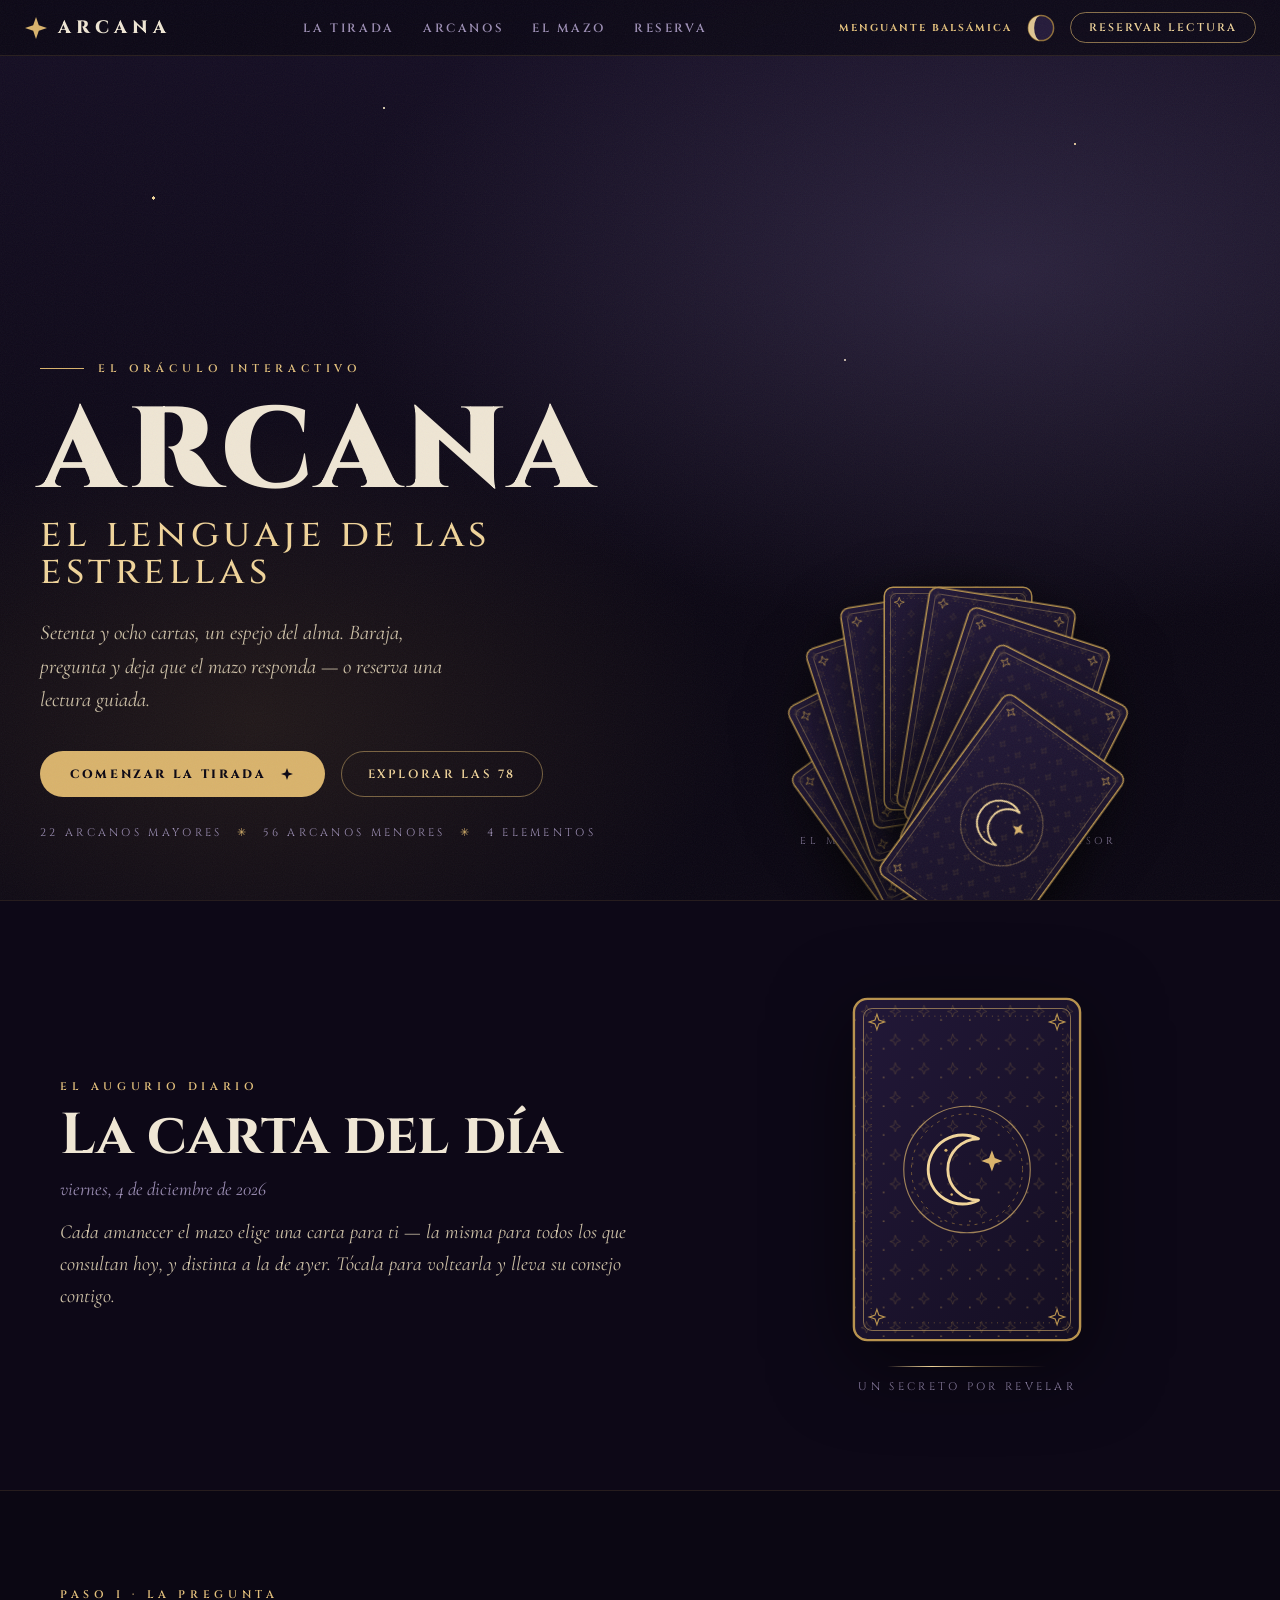
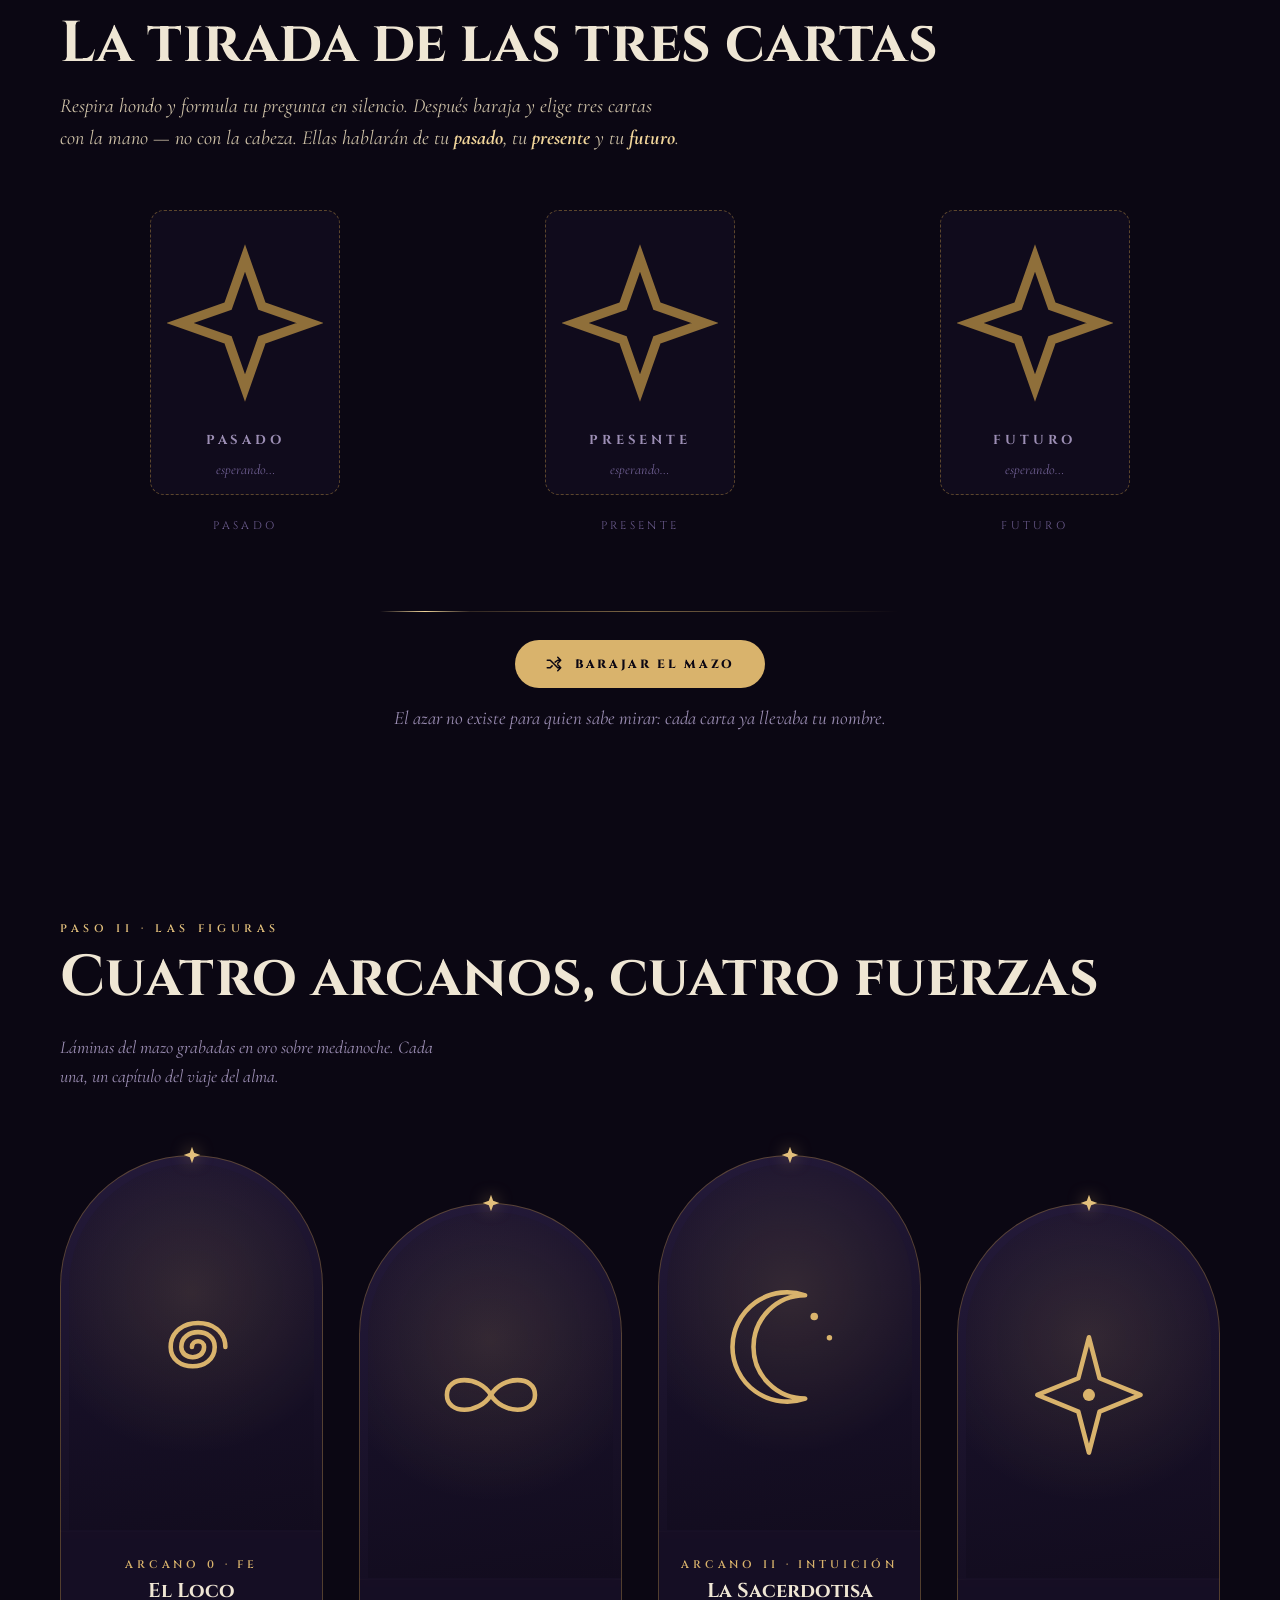
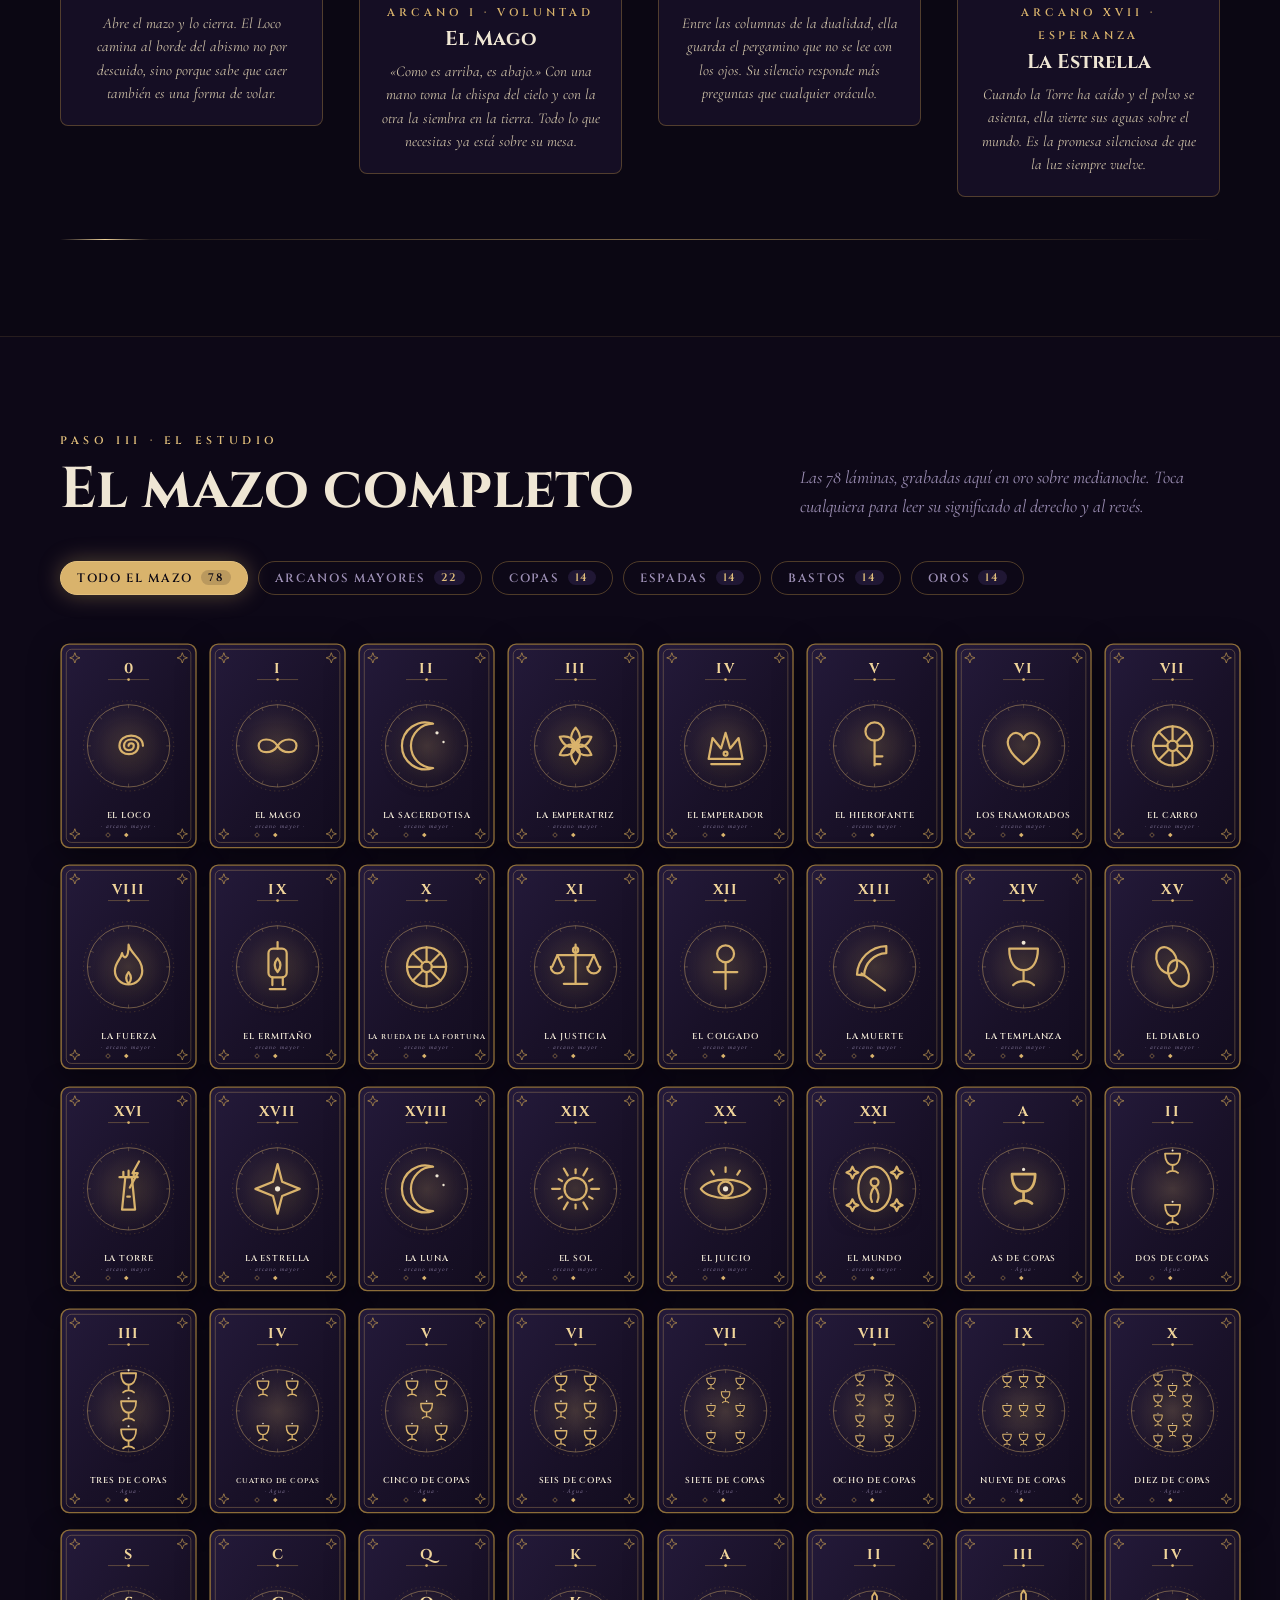
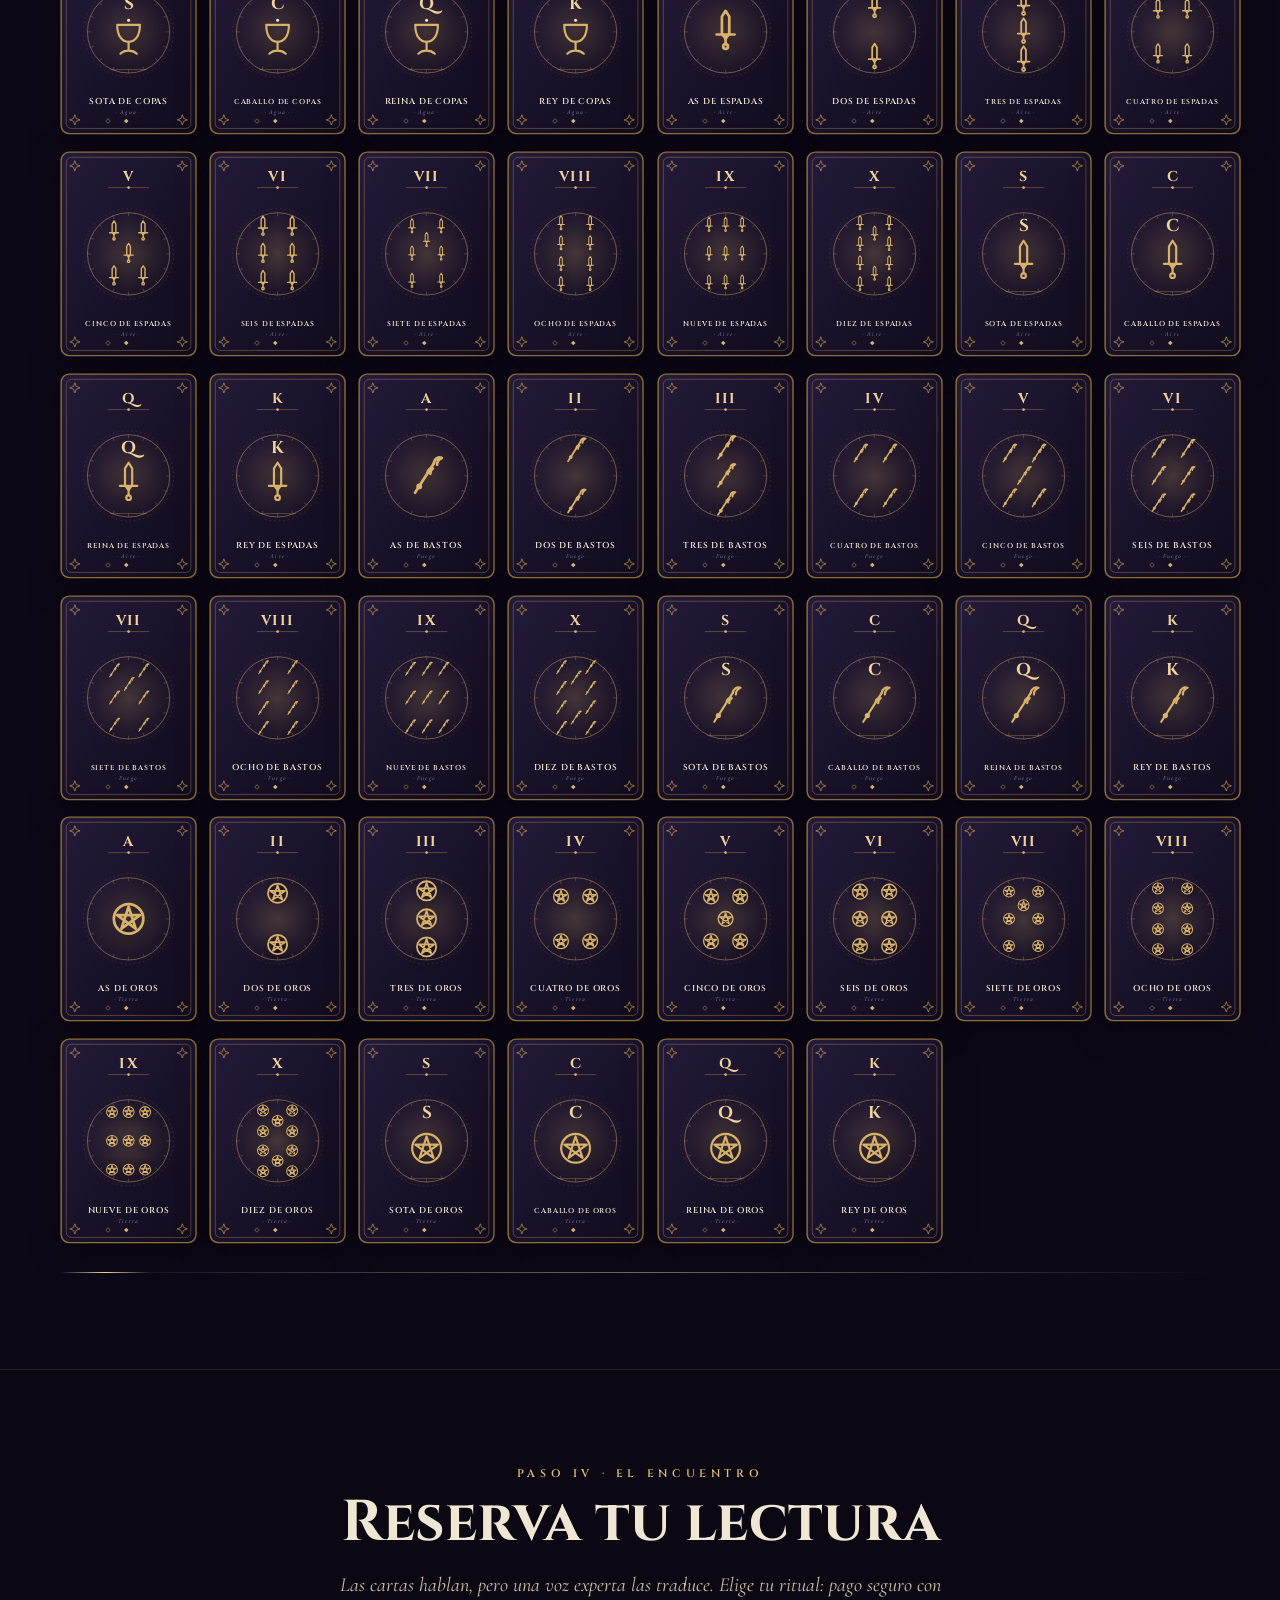
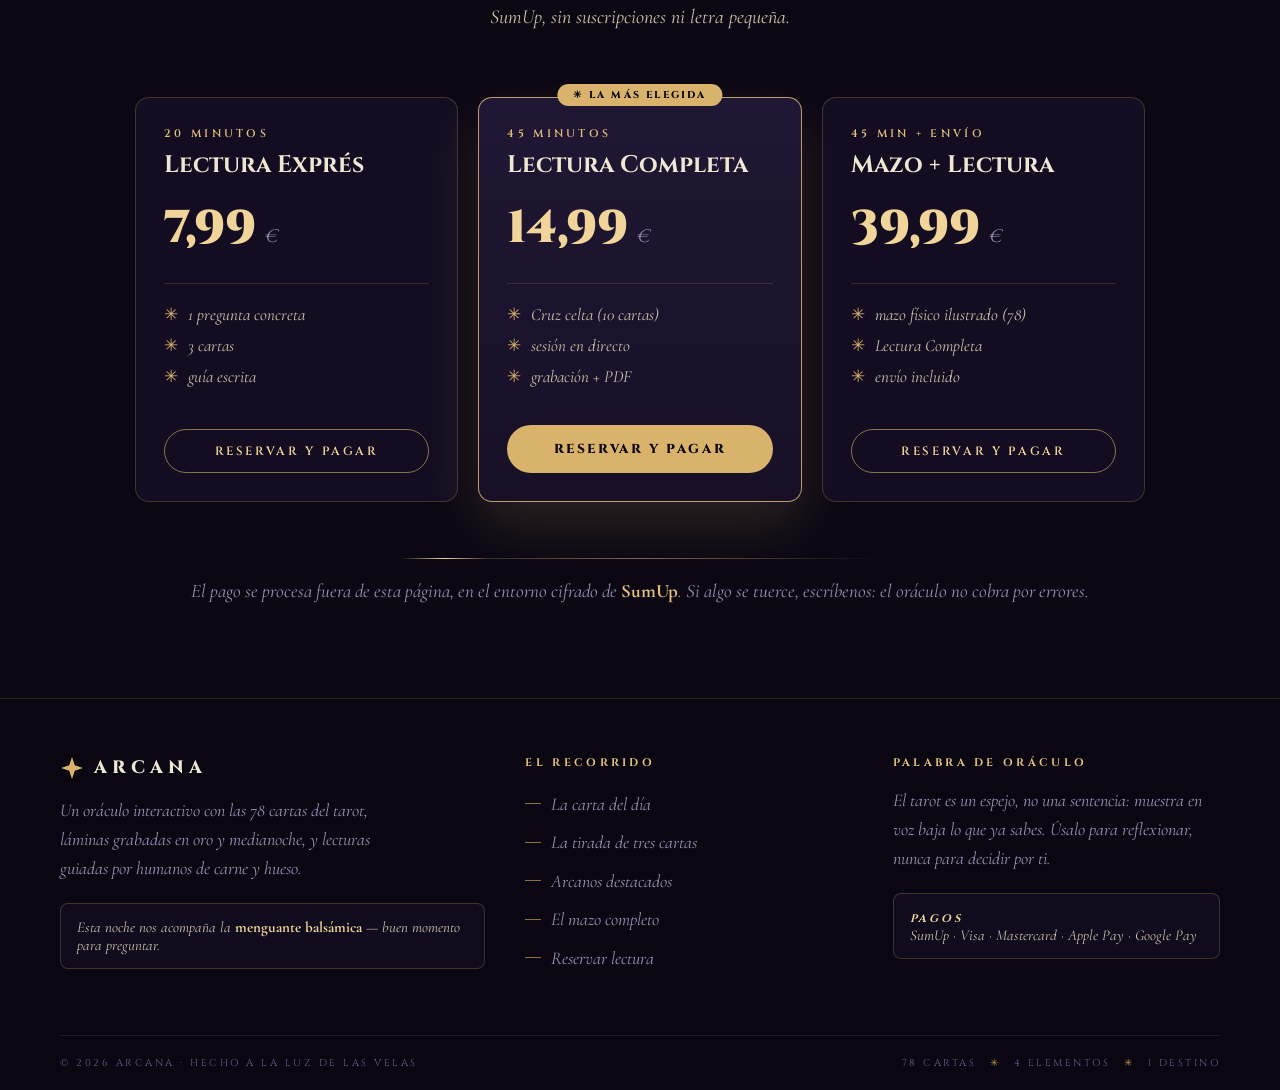
<file: public/arcana.html>
<!doctype html>
<!-- ═══════════════════════════════════════════════════════════════
     ARCANA · HTML PERSONALIZADO AUTÓNOMO
     Un solo archivo: estilos + las 78 cartas + tirada + pago SumUp.
     · Ábrelo con doble clic en cualquier navegador, o
     · súbelo tal cual a Cloudflare Pages / Netlify / tu hosting.
     Enlace de pago: https://pay.sumup.com/b2c/QVDJ846Y
     ═══════════════════════════════════════════════════════════════ -->
<html lang="es">
<head>
<meta charset="utf-8"/>
<meta name="viewport" content="width=device-width, initial-scale=1"/>
<title>Arcana · Oráculo interactivo de Tarot</title>
<meta name="description" content="Oráculo interactivo: tirada de tres cartas, los 78 arcanos y reserva de lecturas con pago seguro vía SumUp."/>
<meta name="theme-color" content="#100a1c"/>
<link rel="icon" href="data:image/svg+xml,%3Csvg xmlns='http://www.w3.org/2000/svg' viewBox='0 0 100 100'%3E%3Ccircle cx='50' cy='50' r='48' fill='%23160f24'/%3E%3Cpath d='M50 12 L58 42 L88 50 L58 58 L50 88 L42 58 L12 50 L42 42 Z' fill='%23d9b36c'/%3E%3C/svg%3E"/>
<link rel="preconnect" href="https://fonts.googleapis.com"/>
<link rel="preconnect" href="https://fonts.gstatic.com" crossorigin/>
<link href="https://fonts.googleapis.com/css2?family=Cinzel:wght@400;600;700;800;900&family=Cormorant+Garamond:ital,wght@0,400;0,500;0,600;1,400;1,500;1,600&display=swap" rel="stylesheet"/>
<style>
:root{
  --n950:#0b0713; --n900:#100a1c; --n800:#171027; --n700:#201734; --n600:#2c2044;
  --p400:#6f5f92; --p300:#9d8fb5;
  --ivory:#efe6d4; --parch:#cfc2a8;
  --g200:#f6e3b0; --g300:#f0d49a; --g400:#e3c07c; --g500:#d9b36c; --g600:#b8934f; --g700:#8f6f3a;
  --rose:#c98a96;
  --disp:"Cinzel",Georgia,serif; --body:"Cormorant Garamond",Georgia,serif;
}
*{margin:0;padding:0;box-sizing:border-box}
html{scroll-behavior:smooth}
section[id]{scroll-margin-top:78px}
body{background:var(--n950);color:var(--ivory);font-family:var(--body);font-size:19px;overflow-x:hidden}
::selection{background:rgba(217,179,108,.35);color:#fff7e8}
img{max-width:100%}
button{font-family:inherit;color:inherit;background:none;border:0;cursor:pointer}
a{color:inherit;text-decoration:none}
.fd{font-family:var(--disp)}
.wrap{max-width:1200px;margin:0 auto;padding:0 20px}

/* ── atmósfera ── */
#stars{position:fixed;inset:0;z-index:0;pointer-events:none}
.noise{position:fixed;inset:0;z-index:60;pointer-events:none;opacity:.05;
  background-image:url("data:image/svg+xml,%3Csvg xmlns='http://www.w3.org/2000/svg' width='160' height='160'%3E%3Cfilter id='n'%3E%3CfeTurbulence type='fractalNoise' baseFrequency='0.9' numOctaves='3'/%3E%3C/filter%3E%3Crect width='160' height='160' filter='url(%23n)'/%3E%3C/svg%3E")}

/* ── navegación ── */
nav{position:fixed;inset:0 0 auto;z-index:50;border-bottom:1px solid rgba(143,111,58,.22);background:rgba(11,7,19,.72);backdrop-filter:blur(10px)}
.nav-in{max-width:1280px;margin:0 auto;display:flex;align-items:center;justify-content:space-between;gap:16px;padding:12px 24px}
.brand{display:flex;align-items:center;gap:10px;font-family:var(--disp);font-weight:800;letter-spacing:.28em;font-size:18px}
.brand svg{transition:transform .6s}
.brand:hover svg{transform:rotate(180deg)}
.nav-links{display:none;gap:28px}
.nav-links a{font-family:var(--disp);font-size:12px;font-weight:600;letter-spacing:.22em;text-transform:uppercase;color:var(--p300);transition:color .3s;position:relative}
.nav-links a::after{content:"";position:absolute;left:50%;bottom:-6px;width:0;height:1px;background:var(--g400);transition:all .3s;transform:translateX(-50%)}
.nav-links a:hover{color:var(--g300)}.nav-links a:hover::after{width:100%}
.nav-cta{border:1px solid rgba(217,179,108,.6);border-radius:999px;padding:7px 18px;font-family:var(--disp);font-size:11px;font-weight:600;letter-spacing:.18em;text-transform:uppercase;color:var(--g300);transition:all .3s;display:none}
.nav-cta:hover{background:var(--g500);color:var(--n950)}
.moon-box{text-align:right}.moon-box b{display:block;font-family:var(--disp);font-size:10px;letter-spacing:.2em;text-transform:uppercase;color:var(--g400)}
.moon-box i{display:block;font-size:14px;color:var(--p300)}
@media(min-width:900px){.nav-links{display:flex}.nav-cta{display:inline-block}.burger,.mmenu{display:none!important}}
/* ── menú móvil ── */
.burger{display:flex;width:42px;height:42px;align-items:center;justify-content:center;border:1px solid rgba(217,179,108,.5);border-radius:50%;color:var(--g300);flex-shrink:0;transition:all .3s}
.burger:hover{background:var(--g500);color:var(--n950)}
@media(min-width:900px){.burger{display:none}}
.mmenu{position:fixed;left:0;right:0;top:66px;z-index:49;background:rgba(16,10,28,.97);backdrop-filter:blur(12px);border-bottom:1px solid rgba(143,111,58,.3);padding:10px 16px 20px;transform:translateY(-8px);opacity:0;pointer-events:none;transition:all .35s cubic-bezier(.22,1,.36,1)}
@media(max-width:899px){.moon-box,#moon-svg{display:none}}
.mmenu.open{transform:none;opacity:1;pointer-events:auto}
.mmenu a{display:flex;align-items:center;justify-content:space-between;padding:14px 16px;border-radius:10px;font-family:var(--disp);font-size:14px;font-weight:600;letter-spacing:.2em;text-transform:uppercase;color:var(--ivory)}
.mmenu a:hover{background:var(--n700);color:var(--g300)}
.mmenu a em{color:var(--g500);font-style:normal;transition:transform .3s}
.mmenu a:hover em{transform:translateX(4px)}
.mmenu .mcta{display:block;margin-top:8px;text-align:center;background:var(--g500);color:var(--n950);border-radius:999px;font-weight:800}
.mmenu .mcta:hover{background:var(--g400)}
.mmenu .mmoon{margin-top:14px;justify-content:center;gap:8px;font-size:10px;letter-spacing:.22em;color:var(--p300);text-transform:uppercase}

/* ── hero: la mesa ritual ── */
#inicio{position:relative;min-height:100vh;display:flex;flex-direction:column;justify-content:flex-end;overflow:hidden;
  background:
    radial-gradient(1100px 600px at 78% 30%,rgba(111,95,146,.28),transparent 60%),
    radial-gradient(800px 500px at 20% 80%,rgba(143,111,58,.16),transparent 60%),
    radial-gradient(3px 3px at 12% 22%,#f0d49a 50%,transparent 51%),
    radial-gradient(2px 2px at 84% 16%,#f0d49a 50%,transparent 51%),
    radial-gradient(2px 2px at 66% 40%,#cfc2a8 50%,transparent 51%),
    radial-gradient(3px 3px at 30% 12%,#cfc2a8 50%,transparent 51%),
    linear-gradient(180deg,#150e24 0%,#0b0713 70%)}
.hero-grid{display:grid;gap:44px;align-items:center;padding:120px 0 40px}
@media(min-width:1000px){.hero-grid{grid-template-columns:1.05fr 1fr;align-items:end;padding:0 0 60px}}
.eyebrow{display:flex;align-items:center;gap:14px;font-family:var(--disp);font-size:11px;font-weight:600;letter-spacing:.42em;text-transform:uppercase;color:var(--g400)}
.eyebrow::before{content:"";width:44px;height:1px;background:var(--g500)}
h1{font-family:var(--disp);font-weight:900;line-height:.95;letter-spacing:.04em;margin-top:22px;font-size:clamp(3.2rem,9vw,7.4rem)}
h1 small{display:block;margin-top:10px;font-size:clamp(1.3rem,3vw,2.4rem);font-weight:500;letter-spacing:.12em;color:var(--g300)}
.hero-p{margin-top:26px;max-width:430px;font-size:21px;font-style:italic;line-height:1.6;color:var(--parch)}
.hero-cta{margin-top:34px;display:flex;flex-wrap:wrap;gap:16px;align-items:center}
.btn{position:relative;overflow:hidden;display:inline-flex;align-items:center;gap:12px;border-radius:999px;background:var(--g500);color:var(--n950);padding:15px 30px;font-family:var(--disp);font-size:12px;font-weight:800;letter-spacing:.22em;text-transform:uppercase;transition:transform .3s}
.btn:hover{transform:scale(1.04)}.btn:active{transform:scale(.96)}
.btn .shine{position:absolute;inset:0;transform:translateX(-100%);background:linear-gradient(90deg,transparent,rgba(255,255,255,.4),transparent);transition:transform .7s}
.btn:hover .shine{transform:translateX(100%)}
.btn-ghost{border:1px solid rgba(217,179,108,.5);background:none;color:var(--g300);padding:14px 26px;border-radius:999px;font-family:var(--disp);font-size:12px;font-weight:600;letter-spacing:.22em;text-transform:uppercase;transition:all .3s}
.btn-ghost:hover{border-color:var(--g400);color:var(--g200)}
.hero-meta{margin-top:28px;font-family:var(--disp);font-size:11px;letter-spacing:.3em;text-transform:uppercase;color:var(--p300)}
.hero-meta i{color:var(--g500);font-style:normal;margin:0 8px}

/* abanico */
.fan{position:relative;height:380px;display:flex;align-items:flex-end;justify-content:center}
.fan .c{position:absolute;bottom:24px;width:150px;transform-origin:50% 130%;transition:transform .5s cubic-bezier(.22,1,.36,1)}
.fan .c:hover{transform:rotate(0deg) translateY(-38px) !important;z-index:30}
.fan svg{width:100%;filter:drop-shadow(0 18px 30px rgba(0,0,0,.55));transition:filter .5s}
.fan .c:hover svg{filter:drop-shadow(0 24px 40px rgba(217,179,108,.28))}
.fan-cap{position:absolute;bottom:-8px;left:50%;transform:translateX(-50%);white-space:nowrap;font-family:var(--disp);font-size:10px;letter-spacing:.35em;text-transform:uppercase;color:var(--p300)}
@media(max-width:999px){.fan{height:150px}.fan .c{width:86px;bottom:6px}}

/* ── secciones ── */
.sec{position:relative;padding:96px 0}
.sec-alt{border-block:1px solid rgba(143,111,58,.2);background:rgba(16,10,28,.6)}
.kicker{font-family:var(--disp);font-size:11px;font-weight:600;letter-spacing:.42em;text-transform:uppercase;color:var(--g400)}
h2{font-family:var(--disp);font-weight:700;font-size:clamp(2rem,4.5vw,3.6rem);margin-top:12px;line-height:1.05}
.sec-intro{margin-top:16px;max-width:620px;font-size:20px;font-style:italic;line-height:1.6;color:var(--parch)}

/* ── cartas 3D ── */
.card3d{perspective:1400px;aspect-ratio:2/3}
.card3d-in{position:relative;width:100%;height:100%;transform-style:preserve-3d;transition:transform .9s cubic-bezier(.34,1.2,.4,1)}
.card3d.flipped .card3d-in{transform:rotateY(180deg)}
.face{position:absolute;inset:0;backface-visibility:hidden;-webkit-backface-visibility:hidden}
.face-front{transform:rotateY(180deg)}
.face svg{width:100%;height:100%;display:block}
.face-front svg.rev{transform:rotate(180deg)}

/* ── carta del día ── */
.day-grid{display:grid;gap:48px;align-items:center}
@media(min-width:900px){.day-grid{grid-template-columns:1.2fr 1fr}}
.day-card{width:230px;margin:0 auto;cursor:pointer}
.day-card svg{filter:drop-shadow(0 20px 40px rgba(0,0,0,.55))}
.day-msg{margin-top:28px;border-left:2px solid rgba(217,179,108,.6);padding-left:20px}
.day-msg b{font-family:var(--disp);font-size:24px;color:var(--g300)}
.day-msg p{margin-top:8px;font-size:18px;font-style:italic;line-height:1.6;color:var(--parch)}
.chips{display:flex;flex-wrap:wrap;gap:8px;margin-top:14px}
.chip{border:1px solid rgba(217,179,108,.4);border-radius:999px;padding:3px 12px;font-size:14px;font-style:italic;color:var(--g300)}
.chip.rose{border-color:rgba(201,138,150,.4);color:var(--rose)}

/* ── tirada ── */
.spread{display:grid;gap:24px;margin-top:56px}
@media(min-width:760px){.spread{grid-template-columns:repeat(3,1fr)}}
.slot{display:flex;flex-direction:column;align-items:center}
.slot .card3d{width:100%;max-width:190px}
.slot .empty{height:100%;border:1px dashed rgba(143,111,58,.6);border-radius:14px;background:rgba(23,16,39,.5);display:flex;flex-direction:column;align-items:center;justify-content:center;gap:12px;text-align:center;padding:16px}
.slot .empty b{font-family:var(--disp);font-size:13px;letter-spacing:.3em;text-transform:uppercase;color:var(--p300)}
.slot .empty i{font-size:14px;color:var(--p400)}
.slot-name{margin-top:16px;min-height:52px;text-align:center}
.slot-name b{font-family:var(--disp);font-size:16px;color:var(--g300)}
.pick-grid{display:grid;grid-template-columns:repeat(4,1fr);gap:12px;max-width:760px;margin:24px auto 0}
@media(min-width:640px){.pick-grid{grid-template-columns:repeat(6,1fr);gap:16px}}
.pick{aspect-ratio:2/3;transform:rotate(var(--rot));transition:all .3s}
.pick:hover:not(:disabled){transform:translateY(-10px) rotate(0)}
.pick:disabled{opacity:.22;transform:scale(.9)}
.pick svg{width:100%;height:100%;filter:drop-shadow(0 10px 18px rgba(0,0,0,.5));transition:filter .3s}
.pick:hover:not(:disabled) svg{filter:drop-shadow(0 14px 26px rgba(217,179,108,.3))}
.msg-box{max-width:760px;margin:32px auto 0;border:1px solid rgba(143,111,58,.4);background:rgba(23,16,39,.7);border-radius:14px;padding:32px}
.msg-box .lead{font-size:21px;line-height:1.65}
.msg-row{margin-top:18px;padding-top:18px;border-top:1px solid rgba(143,111,58,.3);line-height:1.6;color:var(--parch)}
.msg-row b{font-family:var(--disp);font-size:12px;letter-spacing:.22em;text-transform:uppercase;color:var(--g400)}
.center{text-align:center}
.shuf{position:relative;height:96px;width:160px;margin:0 auto 16px}
.shuf > div{position:absolute;inset:0;animation:jit .42s ease-in-out var(--d,0s) 2}
.shuf svg{width:100%;height:100%}
@keyframes jit{0%,100%{transform:translate(0,0)}25%{transform:translate(var(--x,-14px),-14px) rotate(-6deg)}60%{transform:translate(calc(var(--x,-14px)*-.6),-6px) rotate(5deg)}}

/* ── arcanos destacados ── */
.feat-grid{display:grid;gap:36px;margin-top:64px}
@media(min-width:700px){.feat-grid{grid-template-columns:repeat(2,1fr)}}
@media(min-width:1100px){.feat-grid{grid-template-columns:repeat(4,1fr)}.feat-grid figure:nth-child(even){transform:translateY(48px)}}
figure.lamina{position:relative}
.lamina .arco{overflow:hidden;border-radius:999px 999px 8px 8px;border:1px solid rgba(143,111,58,.5);padding:8px 8px 0;background:linear-gradient(160deg,#241a3a,#120c1e)}
.lamina .arco-in{overflow:hidden;border-radius:990px 990px 4px 4px;aspect-ratio:2/3;display:flex;align-items:center;justify-content:center;
  background:radial-gradient(circle at 50% 35%,rgba(217,179,108,.14),transparent 60%),linear-gradient(170deg,#1c1430,#120c1e)}
.lamina .arco-in svg{width:62%;color:var(--g500);animation:kenburns 22s ease-in-out infinite alternate}
@keyframes kenburns{from{transform:scale(1) translateY(0)}to{transform:scale(1.12) translateY(-3%)}}
.lamina figcaption{position:relative;z-index:2;margin-top:-2px;border:1px solid rgba(143,111,58,.5);border-top:0;border-radius:0 0 8px 8px;background:rgba(23,16,39,.92);padding:20px;text-align:center;backdrop-filter:blur(4px)}
.lamina figcaption small{font-family:var(--disp);font-size:11px;font-weight:600;letter-spacing:.35em;text-transform:uppercase;color:var(--g500)}
.lamina figcaption b{display:block;margin-top:4px;font-family:var(--disp);font-size:20px}
.lamina figcaption p{margin-top:8px;font-size:15px;font-style:italic;line-height:1.55;color:var(--parch)}
.lamina .spark{position:absolute;top:-10px;left:50%;transform:translateX(-50%);z-index:3;color:var(--g400);filter:drop-shadow(0 0 8px rgba(217,179,108,.6))}

/* ── galería ── */
.filters{display:flex;flex-wrap:wrap;gap:10px;margin-top:40px}
.fbtn{display:inline-flex;align-items:center;gap:8px;border:1px solid rgba(143,111,58,.5);border-radius:999px;padding:8px 16px;font-family:var(--disp);font-size:12px;font-weight:600;letter-spacing:.14em;text-transform:uppercase;color:var(--p300);transition:all .3s}
.fbtn:hover{border-color:rgba(217,179,108,.7);color:var(--g300)}
.fbtn.on{background:var(--g500);color:var(--n950);border-color:var(--g400);box-shadow:0 0 22px rgba(217,179,108,.35)}
.fbtn em{font-style:normal;border-radius:999px;background:var(--n700);color:var(--g400);padding:0 7px;font-size:11px}
.fbtn.on em{background:rgba(11,7,19,.15);color:var(--n950)}
.ggrid{display:grid;grid-template-columns:repeat(3,1fr);gap:12px;margin-top:48px}
@media(min-width:640px){.ggrid{grid-template-columns:repeat(4,1fr)}}
@media(min-width:900px){.ggrid{grid-template-columns:repeat(6,1fr)}}
@media(min-width:1150px){.ggrid{grid-template-columns:repeat(8,1fr)}}
.gcard{aspect-ratio:2/3;transform:rotate(var(--rot));transition:all .3s;position:relative}
.gcard:hover{transform:translateY(-8px) rotate(0);z-index:10}
.gcard svg{width:100%;height:100%;filter:drop-shadow(0 8px 16px rgba(0,0,0,.45));transition:filter .3s}
.gcard:hover svg{filter:drop-shadow(0 16px 28px rgba(217,179,108,.3))}

/* ── tarifas ── */
.plans{display:grid;gap:32px;margin-top:64px}
@media(min-width:900px){.plans{grid-template-columns:repeat(3,1fr);gap:20px}}
.plan{position:relative;display:flex;flex-direction:column;border:1px solid rgba(143,111,58,.4);background:rgba(23,16,39,.8);border-radius:14px;padding:28px;transition:all .5s}
.plan:hover{transform:translateY(-8px) rotate(0) !important;border-color:rgba(217,179,108,.6)}
@media(min-width:900px){.plan:nth-child(1){transform:rotate(-3deg) translateY(24px)}.plan:nth-child(3){transform:rotate(3deg) translateY(24px)}.plan:nth-child(2){transform:translateY(-16px)}}
.plan.star{border-color:rgba(227,192,124,.8);background:linear-gradient(180deg,var(--n700),var(--n800));box-shadow:0 24px 60px rgba(217,179,108,.16)}
.plan .tag{position:absolute;top:-14px;left:50%;transform:translateX(-50%);white-space:nowrap;background:var(--g500);color:var(--n950);border-radius:999px;padding:4px 16px;font-family:var(--disp);font-size:10px;font-weight:800;letter-spacing:.22em;text-transform:uppercase}
.plan small{font-family:var(--disp);font-size:11px;font-weight:600;letter-spacing:.3em;text-transform:uppercase;color:var(--g400)}
.plan h3{font-family:var(--disp);font-size:24px;margin-top:8px}
.price{margin-top:16px;display:flex;align-items:baseline;gap:8px;font-family:var(--disp)}
.price b{font-size:46px;font-weight:900;color:var(--g300)}
.price i{font-size:18px;color:var(--p300)}
.plan ul{margin-top:24px;padding-top:20px;border-top:1px solid rgba(143,111,58,.3);list-style:none;flex:1}
.plan li{display:flex;gap:10px;align-items:flex-start;font-size:17px;font-style:italic;color:var(--parch);margin-bottom:10px}
.plan li::before{content:"✳";color:var(--g500);font-style:normal}

/* ── modales ── */
.overlay{position:fixed;inset:0;z-index:90;display:flex;align-items:center;justify-content:center;padding:16px;overscroll-behavior:contain}
.overlay[hidden]{display:none}
.overlay .bg{position:absolute;inset:0;background:rgba(11,7,19,.88);backdrop-filter:blur(6px);border:0;animation:backfade .28s ease both}
@keyframes backfade{from{opacity:0}}
.panel{position:relative;width:100%;max-width:460px;max-height:92vh;overflow-y:auto;overscroll-behavior:contain;background:var(--n800);border:1px solid rgba(217,179,108,.5);border-radius:14px;box-shadow:0 40px 90px rgba(0,0,0,.75);animation:pop .5s cubic-bezier(.22,1,.36,1)}
@keyframes pop{from{opacity:0;transform:translateY(40px) scale(.94)}to{opacity:1;transform:none}}
.panel::before{content:"";display:block;height:4px;background:linear-gradient(90deg,var(--g700),var(--g300),var(--g700))}
.panel-in{padding:28px}
.x{position:absolute;right:12px;top:14px;z-index:2;width:36px;height:36px;border:1px solid rgba(217,179,108,.5);border-radius:50%;color:var(--g300);font-size:18px;transition:all .3s}
.x:hover{background:var(--g500);color:var(--n950)}
.field{display:block;margin-top:16px}
.field span{font-family:var(--disp);font-size:11px;font-weight:700;letter-spacing:.25em;text-transform:uppercase;color:var(--p300)}
.field input{margin-top:6px;width:100%;border:1px solid rgba(143,111,58,.5);background:rgba(16,10,28,.8);border-radius:8px;padding:11px 16px;font-family:var(--body);font-size:17px;color:var(--ivory)}
.field input:focus{outline:none;border-color:var(--g400)}
.err{margin-top:8px;font-size:15px;font-style:italic;color:var(--rose)}
.sumrow{margin-top:20px;border:1px solid rgba(143,111,58,.4);background:rgba(16,10,28,.6);border-radius:8px;padding:16px;font-size:15px}
.sumrow div{display:flex;justify-content:space-between;gap:16px;margin-bottom:8px;font-style:italic;color:var(--p300)}
.sumrow div b{color:var(--ivory);font-weight:500;text-align:right}
.sumrow .tot{border-top:1px solid rgba(143,111,58,.4);padding-top:10px;margin:10px 0 0}
.sumrow .tot span{font-family:var(--disp);font-size:12px;font-weight:700;letter-spacing:.2em;text-transform:uppercase;color:var(--g300);font-style:normal}
.sumrow .tot b{font-family:var(--disp);font-size:21px;color:var(--g300)}
.wide{display:block;width:100%;margin-top:24px;border-radius:999px;background:var(--g500);color:var(--n950);padding:15px;font-family:var(--disp);font-size:13px;font-weight:800;letter-spacing:.2em;text-transform:uppercase;transition:transform .3s;text-align:center}
.wide:hover{transform:scale(1.02)}.wide:active{transform:scale(.98)}
.wide:disabled{opacity:.8;cursor:wait}
.safe{margin-top:14px;text-align:center;font-size:14px;font-style:italic;color:var(--p300)}
.thanks-pop{width:80px;height:80px;margin:0 auto;border:2px solid var(--g400);border-radius:50%;background:rgba(217,179,108,.1);display:flex;align-items:center;justify-content:center;color:var(--g300);font-size:38px;animation:pop .6s cubic-bezier(.22,1,.36,1)}
.steps{margin-top:24px;border:1px solid rgba(143,111,58,.4);background:rgba(16,10,28,.6);border-radius:8px;padding:16px;font-size:15px;font-style:italic;color:var(--p300);text-align:left}
.steps p{margin-bottom:6px}.steps i{color:var(--g400);font-style:normal}
.ghost{display:block;width:100%;margin-top:16px;border:1px solid rgba(217,179,108,.6);border-radius:999px;padding:13px;font-family:var(--disp);font-size:12px;font-weight:600;letter-spacing:.22em;text-transform:uppercase;color:var(--g300);transition:all .3s;text-align:center}
.ghost:hover{background:var(--g500);color:var(--n950)}

/* ── pie ── */
footer{position:relative;z-index:2;border-top:1px solid rgba(143,111,58,.25);background:rgba(11,7,19,.9)}
.f-grid{display:grid;gap:40px;padding:56px 0}
@media(min-width:900px){.f-grid{grid-template-columns:1.3fr 1fr 1fr}}
.f-grid h4{font-family:var(--disp);font-size:11px;font-weight:700;letter-spacing:.3em;text-transform:uppercase;color:var(--g400)}
.f-grid ul{list-style:none;margin-top:16px}
.f-grid li{margin-bottom:10px}
.f-grid li a{display:inline-flex;align-items:center;gap:10px;font-size:18px;font-style:italic;color:var(--p300);transition:color .3s}
.f-grid li a::before{content:"";width:16px;height:1px;background:var(--g700);transition:all .3s}
.f-grid li a:hover{color:var(--g300)}.f-grid li a:hover::before{width:28px;background:var(--g400)}
.f-note{margin-top:20px;border:1px solid rgba(143,111,58,.4);background:rgba(23,16,39,.6);border-radius:8px;padding:14px 16px;font-size:15px;font-style:italic;color:var(--parch)}
.f-bottom{border-top:1px solid rgba(143,111,58,.2);padding:20px 0;display:flex;flex-wrap:wrap;justify-content:space-between;gap:12px;font-family:var(--disp);font-size:10px;letter-spacing:.25em;text-transform:uppercase;color:var(--p400)}
.f-bottom i{color:var(--g600);font-style:normal;margin:0 8px}

/* ── movimiento ── */
.reveal{opacity:0;transform:translateY(28px);transition:opacity .9s cubic-bezier(.22,1,.36,1),transform .9s cubic-bezier(.22,1,.36,1);transition-delay:var(--d,0ms)}
.reveal.on{opacity:1;transform:none}
.deal{animation:deal .7s cubic-bezier(.22,1,.36,1) both;animation-delay:var(--d,0ms)}
@keyframes deal{from{opacity:0;transform:translateY(70px) rotate(var(--r,4deg)) scale(.9)}to{opacity:1;transform:translateY(0) rotate(var(--r0,0)) scale(1)}}
.floaty{animation:floaty 7s ease-in-out infinite}
@keyframes floaty{0%,100%{transform:translateY(0)}50%{transform:translateY(-10px)}}
.gold-rule{position:relative;height:1px;background:linear-gradient(90deg,transparent,rgba(217,179,108,.55),transparent);overflow:hidden}
.gold-rule::after{content:"";position:absolute;left:0;top:-1px;width:90px;height:3px;background:linear-gradient(90deg,transparent,#f0d49a,transparent);animation:sweep 6s ease-in-out infinite}
@keyframes sweep{0%{transform:translateX(-100px);opacity:0}12%{opacity:1}50%{transform:translateX(900px);opacity:1}60%,100%{transform:translateX(900px);opacity:0}}
#confetti{position:fixed;inset:0;z-index:95;pointer-events:none}

@media (prefers-reduced-motion: reduce){
  html{scroll-behavior:auto}
  *,*::before,*::after{animation-duration:.01ms !important;animation-iteration-count:1 !important;transition-duration:.15s !important}
  .reveal{opacity:1;transform:none}
}
</style>
</head>
<body>

<canvas id="stars"></canvas>
<div class="noise"></div>
<canvas id="confetti"></canvas>

<!-- ══ NAVEGACIÓN ══ -->
<nav>
  <div class="nav-in">
    <a class="brand" href="#inicio">
      <svg width="24" height="24" viewBox="0 0 24 24" fill="#d9b36c" aria-hidden="true"><path d="M12 1l2.8 8.2L23 12l-8.2 2.8L12 23l-2.8-8.2L1 12l8.2-2.8z"/></svg>
      ARCANA
    </a>
    <div class="nav-links">
      <a href="#tirada">La tirada</a><a href="#arcanos">Arcanos</a><a href="#mazo">El mazo</a><a href="#reserva">Reserva</a>
    </div>
    <div style="display:flex;align-items:center;gap:14px">
      <div class="moon-box"><b id="moon-name">…</b><i id="moon-date"></i></div>
      <span id="moon-svg"></span>
      <a class="nav-cta" href="#reserva">Reservar lectura</a>
      <button class="burger" id="burger" aria-label="Abrir menú" aria-expanded="false">
        <svg id="burger-ic" width="20" height="20" viewBox="0 0 24 24" fill="none" stroke="currentColor" stroke-width="2.2" stroke-linecap="round"><path d="M4 7h16M4 12h16M4 17h10"/></svg>
      </button>
    </div>
  </div>
</nav>

<!-- menú móvil -->
<div class="mmenu" id="mmenu" aria-hidden="true">
  <a href="#tirada">La tirada <em>→</em></a>
  <a href="#arcanos">Arcanos <em>→</em></a>
  <a href="#mazo">El mazo <em>→</em></a>
  <a href="#reserva">Reserva <em>→</em></a>
  <a class="mcta" href="#reserva">Reservar lectura</a>
  <a class="mmoon"><span id="mmoon-ic"></span><span id="mmoon-txt">…</span></a>
</div>

<!-- ══ LA MESA RITUAL ══ -->
<header id="inicio">
  <div class="wrap hero-grid" style="width:100%">
    <div class="reveal on">
      <p class="eyebrow">El oráculo interactivo</p>
      <h1>ARCANA<small>el lenguaje de las estrellas</small></h1>
      <p class="hero-p">Setenta y ocho cartas, un espejo del alma. Baraja, pregunta y deja que el mazo responda — o reserva una lectura guiada.</p>
      <div class="hero-cta">
        <a class="btn" href="#tirada"><span class="shine"></span>Comenzar la tirada
          <svg width="16" height="16" viewBox="0 0 24 24" fill="currentColor" aria-hidden="true"><path d="M12 3l2.4 6.6L21 12l-6.6 2.4L12 21l-2.4-6.6L3 12l6.6-2.4z"/></svg>
        </a>
        <a class="btn-ghost" href="#mazo">Explorar las 78</a>
      </div>
      <p class="hero-meta">22 arcanos mayores <i>✳</i> 56 arcanos menores <i>✳</i> 4 elementos</p>
    </div>
    <div class="fan" id="fan" aria-hidden="true"><span class="fan-cap">el mazo te siente — pasa el cursor</span></div>
  </div>
</header>

<!-- ══ CARTA DEL DÍA ══ -->
<section id="dia" class="sec sec-alt">
  <div class="wrap day-grid">
    <div class="reveal">
      <p class="kicker">El augurio diario</p>
      <h2>La carta del día</h2>
      <p style="margin-top:10px;font-style:italic;color:var(--p300)" id="today"></p>
      <p class="sec-intro">Cada amanecer el mazo elige una carta para ti — la misma para todos los que consultan hoy, y distinta a la de ayer. Tócala para voltearla y lleva su consejo contigo.</p>
      <div id="day-msg"></div>
    </div>
    <div class="reveal" style="--d:150ms">
      <div class="day-card card3d floaty" id="day-card" role="button" tabindex="0" aria-label="Voltear la carta del día"></div>
      <div class="gold-rule" style="max-width:160px;margin:24px auto 12px"></div>
      <p class="center fd" style="font-size:11px;letter-spacing:.3em;text-transform:uppercase;color:var(--p300)" id="day-cap">un secreto por revelar</p>
    </div>
  </div>
</section>

<!-- ══ LA TIRADA ══ -->
<section id="tirada" class="sec">
  <div class="wrap">
    <div class="reveal">
      <p class="kicker">Paso I · La pregunta</p>
      <h2>La tirada de las tres cartas</h2>
      <p class="sec-intro">Respira hondo y formula tu pregunta en silencio. Después baraja y elige tres cartas con la mano — no con la cabeza. Ellas hablarán de tu <b style="color:var(--g300)">pasado</b>, tu <b style="color:var(--g300)">presente</b> y tu <b style="color:var(--g300)">futuro</b>.</p>
    </div>
    <div class="spread" id="spread"></div>
    <div id="action" class="center" style="margin-top:48px"></div>
  </div>
</section>

<!-- ══ ARCANOS DESTACADOS ══ -->
<section id="arcanos" class="sec">
  <div class="wrap">
    <div class="reveal" style="display:flex;flex-wrap:wrap;justify-content:space-between;align-items:flex-end;gap:24px">
      <div><p class="kicker">Paso II · Las figuras</p><h2>Cuatro arcanos, cuatro fuerzas</h2></div>
      <p style="max-width:380px;font-size:18px;font-style:italic;line-height:1.6;color:var(--p300)">Láminas del mazo grabadas en oro sobre medianoche. Cada una, un capítulo del viaje del alma.</p>
    </div>
    <div class="feat-grid" id="feat"></div>
    <div class="gold-rule" style="margin-top:90px"></div>
  </div>
</section>

<!-- ══ EL MAZO COMPLETO ══ -->
<section id="mazo" class="sec sec-alt">
  <div class="wrap">
    <div class="reveal" style="display:flex;flex-wrap:wrap;justify-content:space-between;align-items:flex-end;gap:16px">
      <div><p class="kicker">Paso III · El estudio</p><h2>El mazo completo</h2></div>
      <p style="max-width:420px;font-size:18px;font-style:italic;line-height:1.6;color:var(--p300)">Las 78 láminas, grabadas aquí en oro sobre medianoche. Toca cualquiera para leer su significado al derecho y al revés.</p>
    </div>
    <div class="filters" id="filters"></div>
    <div class="ggrid" id="ggrid"></div>
    <div class="gold-rule" style="margin-top:64px"></div>
  </div>
</section>

<!-- ══ RESERVA ══ -->
<section id="reserva" class="sec">
  <div class="wrap" style="max-width:1050px">
    <div class="reveal center">
      <p class="kicker">Paso IV · El encuentro</p>
      <h2>Reserva tu lectura</h2>
      <p class="sec-intro" style="margin-inline:auto">Las cartas hablan, pero una voz experta las traduce. Elige tu ritual: pago seguro con SumUp, sin suscripciones ni letra pequeña.</p>
    </div>
    <div class="plans" id="plans"></div>
    <div class="reveal center" style="margin-top:56px">
      <div class="gold-rule" style="max-width:480px;margin:0 auto"></div>
      <p style="margin-top:20px;font-style:italic;color:var(--p300)">El pago se procesa fuera de esta página, en el entorno cifrado de <b style="color:var(--g400);font-style:normal">SumUp</b>. Si algo se tuerce, escríbenos: el oráculo no cobra por errores.</p>
    </div>
  </div>
</section>

<!-- ══ PIE ══ -->
<footer>
  <div class="wrap">
    <div class="f-grid">
      <div>
        <a class="brand" href="#inicio"><svg width="24" height="24" viewBox="0 0 24 24" fill="#d9b36c" aria-hidden="true"><path d="M12 1l2.8 8.2L23 12l-8.2 2.8L12 23l-2.8-8.2L1 12l8.2-2.8z"/></svg>ARCANA</a>
        <p style="margin-top:16px;max-width:360px;font-size:18px;font-style:italic;line-height:1.6;color:var(--p300)">Un oráculo interactivo con las 78 cartas del tarot, láminas grabadas en oro y medianoche, y lecturas guiadas por humanos de carne y hueso.</p>
        <p class="f-note">Esta noche nos acompaña la <b id="moon-foot" style="color:var(--g300);font-style:normal"></b> — buen momento para preguntar.</p>
      </div>
      <div>
        <h4>El recorrido</h4>
        <ul>
          <li><a href="#dia">La carta del día</a></li>
          <li><a href="#tirada">La tirada de tres cartas</a></li>
          <li><a href="#arcanos">Arcanos destacados</a></li>
          <li><a href="#mazo">El mazo completo</a></li>
          <li><a href="#reserva">Reservar lectura</a></li>
        </ul>
      </div>
      <div>
        <h4>Palabra de oráculo</h4>
        <p style="margin-top:16px;font-size:18px;font-style:italic;line-height:1.6;color:var(--p300)">El tarot es un espejo, no una sentencia: muestra en voz baja lo que ya sabes. Úsalo para reflexionar, nunca para decidir por ti.</p>
        <p class="f-note"><span class="fd" style="font-size:11px;font-weight:700;letter-spacing:.25em;text-transform:uppercase;color:var(--g300)">Pagos</span><br/>SumUp · Visa · Mastercard · Apple Pay · Google Pay</p>
      </div>
    </div>
    <div class="f-bottom">
      <span>© <span id="year"></span> Arcana · Hecho a la luz de las velas</span>
      <span>78 cartas <i>✳</i> 4 elementos <i>✳</i> 1 destino</span>
    </div>
  </div>
</footer>

<!-- ══ MODAL DE PAGO ══ -->
<div class="overlay" id="pay" hidden>
  <button class="bg" onclick="closePay()"></button>
  <div class="panel">
    <button class="x" onclick="closePay()" aria-label="Cerrar">✕</button>
    <div class="panel-in" id="pay-in"></div>
  </div>
</div>

<!-- ══ MODAL DE CARTA ══ -->
<div class="overlay" id="card-modal" hidden>
  <button class="bg" onclick="closeCard()"></button>
  <div class="panel" style="max-width:780px">
    <button class="x" onclick="closeCard()" aria-label="Cerrar">✕</button>
    <div class="panel-in" id="card-in" style="display:grid;gap:28px"></div>
  </div>
</div>

<noscript><p style="padding:120px 24px;text-align:center;font-style:italic">El oráculo necesita JavaScript para barajar las cartas. Actívalo y vuelve.</p></noscript>

<script>
"use strict";
const RM = matchMedia("(prefers-reduced-motion: reduce)").matches;

/* ════════ 1 · EL MAZO (78 cartas) ════════ */
const GLYPH = {
  spiral:'<path d="M50 50c0-5 8-5 8 0 0 9-15 9-15 0 0-13 22-13 22 0 0 17-29 17-29 0 0-21 36-21 36 0"/>',
  infinity:'<path d="M50 50c-8-13-29-13-29 0s21 13 29 0c8-13 29-13 29 0s-21 13-29 0z"/>',
  moon:'<path d="M60 16a36 36 0 1 0 0 68 28 28 0 1 1 0-68z"/><circle cx="66" cy="30" r="2.5" fill="currentColor" stroke="none"/><circle cx="76" cy="44" r="1.8" fill="currentColor" stroke="none"/>',
  crown:'<path d="M24 70l6-32 13 16 7-24 7 24 13-16 6 32z"/><path d="M28 78h44"/><circle cx="50" cy="62" r="3"/>',
  key:'<circle cx="50" cy="28" r="14"/><path d="M50 42v38M50 66h12M50 78h9"/>',
  heart:'<path d="M50 78C28 62 20 44 30 34c8-8 18-2 20 6 2-8 12-14 20-6 10 10 2 28-20 44z"/>',
  flame:'<path d="M50 16c3 14 21 21 21 40a21 21 0 1 1-42 0c0-13 9-17 11-27 2 9 10 11 10-13z"/><path d="M50 76c-5-6-4-13 0-18 4 5 5 12 0 18z"/>',
  lantern:'<path d="M50 12v10"/><rect x="36" y="22" width="28" height="44" rx="7"/><path d="M50 58c-6-7-5-15 0-21 5 6 6 14 0 21z"/><path d="M42 66v12M58 66v12M38 84h24"/>',
  scale:'<path d="M50 16v60M32 76h36M22 32h56"/><path d="M22 32l-8 18M22 32l8 18M12 50a10 10 0 0 0 20 0"/><path d="M78 32l-8 18M78 32l8 18M68 50a10 10 0 0 0 20 0"/><circle cx="50" cy="24" r="4"/>',
  ankh:'<circle cx="50" cy="30" r="13"/><path d="M50 43v41M32 58h36"/>',
  scythe:'<path d="M68 18a46 46 0 0 0-45 44l11 1a35 35 0 0 1 34-34z"/><path d="M30 60l36 26"/>',
  chalice:'<path d="M28 22h44c0 21-9 33-22 33S28 43 28 22z"/><path d="M50 55v17M34 78c4-4 10-6 16-6s12 2 16 6"/><circle cx="50" cy="13" r="3" fill="currentColor" stroke="none"/>',
  chain:'<ellipse cx="41" cy="40" rx="15" ry="21" transform="rotate(-24 41 40)"/><ellipse cx="59" cy="60" rx="15" ry="21" transform="rotate(-24 59 60)"/>',
  tower:'<path d="M40 82l5-50h10l5 50z"/><path d="M36 32h28M42 24v8M50 22v10M58 24v8"/><path d="M66 8l-10 18h8L52 48"/><path d="M48 62h4"/>',
  star:'<path d="M50 12l7 27 27 11-27 11-7 27-7-27-27-11 27-11z"/><circle cx="50" cy="50" r="4" fill="currentColor" stroke="none"/>',
  eye:'<path d="M12 50c13-19 63-19 76 0-13 19-63 19-76 0z"/><circle cx="50" cy="50" r="11"/><circle cx="50" cy="50" r="4" fill="currentColor" stroke="none"/><path d="M50 24v-7M32 28l-4-6M68 28l4-6"/>',
  world:'<ellipse cx="50" cy="50" rx="25" ry="34"/><circle cx="50" cy="40" r="6"/><path d="M50 46c-6 8-8 16-4 24M50 46c6 8 8 16 4 24"/><path d="M16 16l3 6 6 3-6 3-3 6-3-6-6-3 6-3zM84 16l3 6 6 3-6 3-3 6-3-6-6-3 6-3zM16 84l3-6 6-3-6-3-3-6-3 6-6 3 6 3zM84 84l3-6 6-3-6-3-3-6-3 6-6 3 6 3z"/>',
  sword:'<path d="M50 10l7 11v33l-7 9-7-9V21z"/><path d="M33 55h34M50 55v18"/><circle cx="50" cy="78" r="4.5"/>',
  wand:'<path d="M28 82L64 26"/><path d="M64 26c1-9 9-13 15-10-7 3-9 8-9 13"/><path d="M52 44c0-6 5-9 10-8-4 3-5 6-5 10"/><circle cx="36" cy="70" r="3"/>',
  pentacle:'<circle cx="50" cy="50" r="28"/><path d="M50 27l13.5 41.6-35.4-25.7h43.8L36.5 68.6z"/>'
};
function glyphIn(id){
  if(id==="flower"){ let s=""; for(const r of [0,60,120,180,240,300]) s+=`<path transform="rotate(${r} 50 50)" d="M50 22c9 11 9 22 0 28-9-6-9-17 0-28z"/>`; return s+'<circle cx="50" cy="50" r="5"/>'; }
  if(id==="wheel"){ let s='<circle cx="50" cy="50" r="30"/><circle cx="50" cy="50" r="8"/>'; for(const a of [0,45,90,135,180,225,270,315]) s+=`<line transform="rotate(${a} 50 50)" x1="50" y1="20" x2="50" y2="42"/>`; return s; }
  if(id==="sun"){ let s='<circle cx="50" cy="50" r="17"/>'; for(let i=0;i<12;i++){ const a=i*30*Math.PI/180, r2=i%2?30:36; s+=`<line x1="${50+24*Math.cos(a)}" y1="${50+24*Math.sin(a)}" x2="${50+r2*Math.cos(a)}" y2="${50+r2*Math.sin(a)}"/>`; } return s; }
  return GLYPH[id];
}

const MAJOR=[["0","El Loco","spiral"],["I","El Mago","infinity"],["II","La Sacerdotisa","moon"],["III","La Emperatriz","flower"],["IV","El Emperador","crown"],["V","El Hierofante","key"],["VI","Los Enamorados","heart"],["VII","El Carro","wheel"],["VIII","La Fuerza","flame"],["IX","El Ermitaño","lantern"],["X","La Rueda de la Fortuna","wheel"],["XI","La Justicia","scale"],["XII","El Colgado","ankh"],["XIII","La Muerte","scythe"],["XIV","La Templanza","chalice"],["XV","El Diablo","chain"],["XVI","La Torre","tower"],["XVII","La Estrella","star"],["XVIII","La Luna","moon"],["XIX","El Sol","sun"],["XX","El Juicio","eye"],["XXI","El Mundo","world"]];
const M_TXT={
"El Loco":[["Comienzos","Espontaneidad","Fe en el camino"],["Imprudencia","Riesgo ciego","Ingenuidad"],"El viajero que salta al vacío con el corazón abierto. La confianza pura en lo desconocido y la libertad de no llevar más equipaje que el alma."],
"El Mago":[["Voluntad","Manifestación","Poder personal"],["Manipulación","Talento sin usar","Engaño"],"Sobre su mesa descansan los cuatro elementos: copa, espada, basto y oro. Lo que imaginas con claridad, puedes crearlo con las manos."],
"La Sacerdotisa":[["Intuición","Misterio","Sabiduría interior"],["Secretos","Ruido mental","Desconexión"],"Guardiana del velo entre lo visible y lo invisible. No habla: susurra. Su saber no se estudia, se recuerda."],
"La Emperatriz":[["Abundancia","Creatividad","Nutrición"],["Bloqueo creativo","Sobreprotección","Vacío"],"La tierra fértil en persona. Todo lo que toca florece: proyectos, vínculos, ideas. Crear es su forma de amar."],
"El Emperador":[["Estructura","Autoridad","Estabilidad"],["Rigidez","Control excesivo","Tiranía"],"El arquitecto del orden. Construye muros no para encerrar, sino para que dentro crezca un reino seguro."],
"El Hierofante":[["Tradición","Enseñanza","Guía espiritual"],["Dogma","Rebeldía","Conformismo"],"El puente entre la sabiduría antigua y quien está listo para recibirla. Entrega las llaves, pero la puerta la abres tú."],
"Los Enamorados":[["Unión","Elección del corazón","Armonía"],["Desequilibrio","Duda","Ruptura"],"Dos caminos, un solo corazón. Más que amor, habla de la elección que te define cuando eliges desde lo verdadero."],
"El Carro":[["Determinación","Victoria","Impulso"],["Falta de rumbo","Obstáculos","Freno"],"Dos fuerzas opuestas tirando en perfecta armonía. El triunfo no llega por la fuerza, sino por la dirección."],
"La Fuerza":[["Coraje sereno","Paciencia","Compasión"],["Inseguridad","Miedo","Dureza"],"No doma al león con cadenas, sino con la mirada. La fuerza verdadera es la ternura que no se rinde."],
"El Ermitaño":[["Introspección","Búsqueda interior","Soledad fértil"],["Aislamiento","Parálisis","Rechazo"],"Sube a la montaña con una lámpara que ilumina tres pasos. No huye del mundo: baja a él con la respuesta."],
"La Rueda de la Fortuna":[["Ciclos","Destino","Cambio de suerte"],["Resistencia","Racha adversa","Repetición"],"Gira sin pedir permiso. Lo que sube, baja; lo que baja, sube. La única sabiduría es no aferrarse al radio."],
"La Justicia":[["Equilibrio","Verdad","Causa y efecto"],["Injusticia","Evasión","Juicio duro"],"La espada corta lo falso y la balanza pesa lo verdadero. Cada acto siembra exactamente lo que cosecha."],
"El Colgado":[["Pausa sagrada","Nueva perspectiva","Sacrificio"],["Estancamiento","Victimismo","Espera vana"],"Suspendido entre el cielo y la tierra, ve el mundo al revés y por fin lo entiende. A veces rendirse es avanzar."],
"La Muerte":[["Transformación","Final necesario","Renacimiento"],["Resistencia al cambio","Miedo","Duelo estancado"],"No es un final: es una puerta. Siega lo que ya cumplió su ciclo para que la tierra quede libre para lo nuevo."],
"La Templanza":[["Alquimia","Moderación","Paciencia"],["Exceso","Impaciencia","Desarmonía"],"Vierte el agua de una copa a otra sin derramar una gota. Mezcla opuestos hasta convertirlos en oro líquido."],
"El Diablo":[["Sombra","Deseo","Ataduras"],["Liberación","Desapego","Verdad incómoda"],"Las cadenas que ata están flojas: podrías quitártelas cuando quisieras. Señala lo que te seduce y te encadena a la vez."],
"La Torre":[["Revelación","Sacudida","Caída de lo falso"],["Desastre evitado","Miedo al cambio","Ruina lenta"],"El rayo solo derriba lo que ya no se sostenía en verdad. Duele un instante; libera para siempre."],
"La Estrella":[["Esperanza","Sanación","Inspiración"],["Desánimo","Fe perdida","Desconexión"],"Después de la tormenta, una luz serena vierte sus aguas sobre la tierra. Vuelve a creer: el cielo sigue de tu lado."],
"La Luna":[["Ilusión","Sueños","Intuición profunda"],["Confusión","Engaño","Ansiedad"],"Bajo su luz plateada nada es lo que parece. Camina despacio entre sombras: tu intuición es el único mapa fiable."],
"El Sol":[["Alegría","Éxito","Vitalidad"],["Optimismo apagado","Ego","Verdad a medias"],"La carta más luminosa del mazo. Calienta, revela y celebra: lo que estaba oculto florece a plena luz."],
"El Juicio":[["Despertar","Llamada interior","Renacer"],["Culpa","Autoexigencia","Sordera interior"],"Suena la trompeta y los que dormían despiertan. No es un veredicto: es una invitación a vivir lo que viniste a vivir."],
"El Mundo":[["Culminación","Plenitud","Viaje completado"],["Cierre incompleto","Estancamiento final","Vértigo"],"La danzarina gira dentro de la corona de laurel. El ciclo se cierra perfecto, y al cerrar se abre otro mayor."]};

const SUITS=[["copas","Copas","de Copas","Agua","chalice","las emociones, el amor y los vínculos"],["espadas","Espadas","de Espadas","Aire","sword","la mente, la palabra y la verdad"],["bastos","Bastos","de Bastos","Fuego","wand","la pasión, la creatividad y la acción"],["oros","Oros","de Oros","Tierra","pentacle","el trabajo, el cuerpo y la prosperidad"]];
const RANKS=[["A","A","As",["Regalo puro","Comienzo"],["Potencial bloqueado","Oferta que se escapa"],"una semilla perfecta: el inicio absoluto"],["II","II","Dos",["Equilibrio","Primer intercambio"],["Duda","Desunión"],"el primer encuentro entre dos fuerzas que se miden"],["III","III","Tres",["Crecimiento","Celebración"],["Exceso","Tercero en discordia"],"la chispa que ya es fuego y se comparte"],["IV","IV","Cuatro",["Estabilidad","Refugio"],["Estancamiento","Apego rígido"],"cuatro muros firmes donde descansar y ordenar"],["V","V","Cinco",["Crisis","Lección"],["Pérdida superada","Reconciliación"],"el conflicto que rompe para enseñar"],["VI","VI","Seis",["Armonía","Dar y recibir"],["Desequilibrio","Deuda pendiente"],"la balanza que vuelve a su centro"],["VII","VII","Siete",["Desafío","Trabajo interior"],["Autoengaño","Rendirse pronto"],"la prueba que separa a quien desea de quien se compromete"],["VIII","VIII","Ocho",["Maestría","Movimiento"],["Bloqueo","Repetición vacía"],"el oficio dominado que avanza con ritmo propio"],["IX","IX","Nueve",["Culminación","Abundancia cercana"],["Casi y no","Soledad en la cima"],"la cima a un solo paso, con todo lo aprendido a la espalda"],["X","X","Diez",["Plenitud","Ciclo completo"],["Exceso de carga","Final pesado"],"el ciclo lleno hasta el borde, listo para soltarse"],["S","S","Sota",["Mensaje","Aprendiz"],["Noticias confusas","Inmadurez"],"la noticia que llega y el aprendiz que escucha"],["C","C","Caballo",["Movimiento","Búsqueda"],["Prisa","Dirección errante"],"el jinete que parte con el viento a favor"],["Q","Q","Reina",["Receptividad","Dominio interior"],["Absorción emocional","Coraza"],"el trono sereno de quien gobierna desde dentro"],["K","K","Rey",["Liderazgo","Dominio exterior"],["Autoritarismo","Peso del trono"],"la corona madura de quien ya sabe mandar y servir"]];

const DECK=MAJOR.map(([n,name,glyph])=>({id:"m"+n,name,numeral:n,suit:"major",arcana:"major",glyph,upright:M_TXT[name][0],reversed:M_TXT[name][1],description:M_TXT[name][2]}));
for(const [suit,sing,plur,element,glyph,ground] of SUITS) for(const [num,letter,rname,up,rev,idea] of RANKS)
  DECK.push({id:suit+num,name:`${rname} ${plur}`,numeral:letter,suit,arcana:"minor",element,glyph,upright:up,reversed:rev,description:`En el terreno de ${ground}, el ${rname} anuncia ${idea}.`});

const SUIT_LABEL={major:"Arcanos Mayores",copas:"Copas · Agua",espadas:"Espadas · Aire",bastos:"Bastos · Fuego",oros:"Oros · Tierra"};
const R2N={A:1,II:2,III:3,IV:4,V:5,VI:6,VII:7,VIII:8,IX:9,X:10};
const PIPS={1:[[.5,.5]],2:[[.5,.18],[.5,.82]],3:[[.5,.15],[.5,.5],[.5,.85]],4:[[.28,.22],[.72,.22],[.28,.78],[.72,.78]],5:[[.28,.22],[.72,.22],[.5,.5],[.28,.78],[.72,.78]],6:[[.28,.16],[.72,.16],[.28,.5],[.72,.5],[.28,.84],[.72,.84]],7:[[.28,.16],[.72,.16],[.5,.33],[.28,.5],[.72,.5],[.28,.84],[.72,.84]],8:[[.28,.12],[.72,.12],[.28,.37],[.72,.37],[.28,.63],[.72,.63],[.28,.88],[.72,.88]],9:[[.25,.14],[.5,.14],[.75,.14],[.25,.5],[.5,.5],[.75,.5],[.25,.86],[.5,.86],[.75,.86]],10:[[.28,.12],[.72,.12],[.5,.25],[.28,.38],[.72,.38],[.28,.62],[.72,.62],[.5,.75],[.28,.88],[.72,.88]]};
const shuffle=a=>{const b=[...a];for(let i=b.length-1;i>0;i--){const j=Math.floor(Math.random()*(i+1));[b[i],b[j]]=[b[j],b[i]];}return b;};

/* ════════ 2 · DIBUJO DE CARTAS (SVG) ════════ */
let UID=0;
function backSVG(){
  const u=++UID;
  return `<svg viewBox="0 0 240 360" role="img" aria-label="Dorso de carta">
  <defs><linearGradient id="bb${u}" x1="0" y1="0" x2="1" y2="1"><stop offset="0" stop-color="#221838"/><stop offset="1" stop-color="#140e22"/></linearGradient>
  <pattern id="sp${u}" width="30" height="30" patternUnits="userSpaceOnUse"><path d="M15 6l2 5.5L22.5 15 17 17l-2 5.5L13 17l-5.5-2L13 13.5z" fill="none" stroke="#8f6f3a" stroke-width=".8" opacity=".55" transform="scale(.72) translate(6 6)"/><circle cx="3" cy="24" r=".9" fill="#b8934f" opacity=".5"/></pattern></defs>
  <rect x="2" y="2" width="236" height="356" rx="14" fill="url(#bb${u})"/><rect x="2" y="2" width="236" height="356" rx="14" fill="url(#sp${u})"/>
  <rect x="2" y="2" width="236" height="356" rx="14" fill="none" stroke="#b8934f" stroke-width="2.5"/>
  <rect x="12" y="12" width="216" height="336" rx="9" fill="none" stroke="#d9b36c" opacity=".6"/>
  <rect x="20" y="20" width="200" height="320" rx="6" fill="none" stroke="#8f6f3a" stroke-width=".8" stroke-dasharray="1 5" opacity=".9"/>
  <circle cx="120" cy="180" r="66" fill="none" stroke="#d9b36c" stroke-width="1.2" opacity=".7"/>
  <circle cx="120" cy="180" r="58" fill="none" stroke="#8f6f3a" stroke-width=".8" stroke-dasharray="3 5"/>
  <path d="M132 148a36 36 0 1 0 0 64 29 29 0 1 1 0-64z" fill="none" stroke="#f0d49a" stroke-width="3" stroke-linejoin="round"/>
  <path d="M146 160l3 8 8 3-8 3-3 8-3-8-8-3 8-3z" fill="#d9b36c"/>
  <circle cx="98" cy="160" r="1.6" fill="#d9b36c"/><circle cx="104" cy="206" r="1.3" fill="#d9b36c"/>
  ${[[26,26],[214,26],[26,334],[214,334]].map(([x,y])=>`<path transform="translate(${x} ${y})" d="M0-8L2-2 8 0 2 2 0 8-2 2-8 0-2-2z" fill="none" stroke="#b8934f" stroke-width="1.2"/>`).join("")}
  </svg>`;
}
function faceSVG(c){
  const u=++UID, pip=R2N[c.numeral], court=c.arcana==="minor"&&!pip, fs=c.name.length>14?12.5:15;
  const fleur=`<path transform="translate(26 26)" d="M0-9L2.4-2.4 9 0 2.4 2.4 0 9-2.4 2.4-9 0-2.4-2.4z" fill="none" stroke="#b8934f" stroke-width="1.4" opacity=".9"/>
  <path transform="translate(214 26)" d="M0-9L2.4-2.4 9 0 2.4 2.4 0 9-2.4 2.4-9 0-2.4-2.4z" fill="none" stroke="#b8934f" stroke-width="1.4" opacity=".9"/>
  <path transform="translate(26 334)" d="M0-9L2.4-2.4 9 0 2.4 2.4 0 9-2.4 2.4-9 0-2.4-2.4z" fill="none" stroke="#b8934f" stroke-width="1.4" opacity=".9"/>
  <path transform="translate(214 334)" d="M0-9L2.4-2.4 9 0 2.4 2.4 0 9-2.4 2.4-9 0-2.4-2.4z" fill="none" stroke="#b8934f" stroke-width="1.4" opacity=".9"/>`;
  let ticks=""; for(let i=0;i<16;i++){const a=i*22.5*Math.PI/180;ticks+=`<line x1="${120+72*Math.cos(a)}" y1="${180+72*Math.sin(a)}" x2="${120+66*Math.cos(a)}" y2="${180+66*Math.sin(a)}" stroke="#d9b36c" opacity=".5"/>`;}
  let mid="";
  if(c.arcana==="major") mid=`<svg x="63" y="123" width="114" height="114" viewBox="0 0 100 100"><g fill="none" stroke="#d9b36c" stroke-width="3.4" stroke-linecap="round" stroke-linejoin="round">${glyphIn(c.glyph)}</g></svg>`;
  else if(pip){ const s=pip<=1?92:pip<=3?60:pip<=6?46:34;
    mid=PIPS[pip].map(([fx,fy])=>`<svg x="${62+fx*116-s/2}" y="${110+fy*140-s/2}" width="${s}" height="${s}" viewBox="0 0 100 100"><g fill="none" stroke="#d9b36c" stroke-width="5.2" stroke-linecap="round" stroke-linejoin="round">${glyphIn(c.glyph)}</g></svg>`).join(""); }
  else mid=`<text x="120" y="140" text-anchor="middle" font-family="Cinzel,serif" font-weight="700" font-size="30" fill="#f0d49a">${c.numeral}</text>
    <svg x="75" y="148" width="90" height="90" viewBox="0 0 100 100"><g fill="none" stroke="#d9b36c" stroke-width="4.2" stroke-linecap="round" stroke-linejoin="round">${glyphIn(c.glyph)}</g></svg>
    <path d="M88 246h64" stroke="#b8934f" opacity=".7"/>`;
  return `<svg viewBox="0 0 240 360" role="img" aria-label="${c.name}">
  <defs><linearGradient id="fb${u}" x1="0" y1="0" x2="1" y2="1"><stop offset="0" stop-color="#241a3a"/><stop offset=".55" stop-color="#191128"/><stop offset="1" stop-color="#120c1e"/></linearGradient>
  <radialGradient id="fh${u}"><stop offset="0" stop-color="#d9b36c" stop-opacity=".22"/><stop offset=".7" stop-color="#d9b36c" stop-opacity=".05"/><stop offset="1" stop-color="#d9b36c" stop-opacity="0"/></radialGradient></defs>
  <rect x="2" y="2" width="236" height="356" rx="14" fill="url(#fb${u})"/><rect x="2" y="2" width="236" height="356" rx="14" fill="none" stroke="#8f6f3a" stroke-width="2.5"/>
  <rect x="11" y="11" width="218" height="338" rx="9" fill="none" stroke="#d9b36c" opacity=".55"/>${fleur}
  <text x="120" y="52" text-anchor="middle" font-family="Cinzel,serif" font-weight="700" font-size="25" fill="#f0d49a" letter-spacing="2">${c.numeral}</text>
  <path d="M84 64h72" stroke="#b8934f" opacity=".7"/><circle cx="120" cy="64" r="2.4" fill="#d9b36c"/>
  <circle cx="120" cy="180" r="82" fill="url(#fh${u})"/><circle cx="120" cy="180" r="72" fill="none" stroke="#d9b36c" stroke-width="1.2" opacity=".65"/>
  <circle cx="120" cy="180" r="79" fill="none" stroke="#8f6f3a" stroke-width=".8" stroke-dasharray="2 6" opacity=".8"/>${ticks}${mid}
  <text x="120" y="306" text-anchor="middle" font-family="Cinzel,serif" font-weight="600" font-size="${fs}" fill="#efe6d4" letter-spacing="1.5">${c.name.toUpperCase()}</text>
  <text x="120" y="324" text-anchor="middle" font-family="Cormorant Garamond,serif" font-style="italic" font-size="11" fill="#9d8fb5" letter-spacing="2">${c.arcana==="major"?"· arcano mayor ·":`· ${c.element} ·`}</text>
  <path d="M96 336l4-4 4 4-4 4z" fill="#d9b36c" transform="translate(16 0)"/><path d="M96 336l4-4 4 4-4 4z" fill="none" stroke="#b8934f" transform="translate(-16 0)"/>
  </svg>`;
}

/* ════════ 3 · FASE LUNAR ════════ */
const SYN=29.53058867, NEW0=Date.UTC(2000,0,6,18,14);
const MOON_NAMES=["Luna nueva","Creciente iluminante","Cuarto creciente","Gibosa creciente","Luna llena","Gibosa menguante","Cuarto menguante","Menguante balsámica"];
function moonNow(){const f=(((Date.now()-NEW0)/864e5)%SYN+SYN)%SYN/SYN;return{f,name:MOON_NAMES[Math.round(f*8)%8]};}
function moonSVG(f){
  const wax=f<=.5, illum=(1-Math.cos(2*Math.PI*f))/2, rx=Math.max(.01,Math.abs(Math.cos(2*Math.PI*f))*8.4);
  const bul=(wax&&illum<.5)||(!wax&&illum>.5);
  const d=`M10 1.6 A8.4 8.4 0 0 ${wax?1:0} 10 18.4 A${rx.toFixed(2)} 8.4 0 0 ${bul?0:1} 10 1.6 Z`;
  return `<svg viewBox="0 0 20 20" width="30" height="30" style="display:block"><circle cx="10" cy="10" r="8.4" fill="#241a3a" stroke="#8f6f3a"/>${illum>.02?`<path d="${d}" fill="#f0d49a" opacity=".92"/>`:""}</svg>`;
}

/* ════════ 4 · ARRANQUE DE LA PÁGINA ════════ */
const $=s=>document.querySelector(s);
const esc=s=>s.replace(/&/g,"&amp;").replace(/</g,"&lt;");
$("#year").textContent=new Date().getFullYear();
$("#today").textContent=new Date().toLocaleDateString("es-ES",{weekday:"long",day:"numeric",month:"long",year:"numeric"});
{const m=moonNow();$("#moon-name").textContent=m.name;$("#moon-svg").innerHTML=moonSVG(m.f);$("#moon-foot").textContent=m.name.toLowerCase();
 /* luna + fecha en el menú móvil */
 $("#mmoon-ic").innerHTML=moonSVG(m.f).replace('width="30" height="30"','width="18" height="18"');
 $("#mmoon-txt").textContent=m.name+" · "+new Date().toLocaleDateString("es-ES",{day:"numeric",month:"long"});}

/* ── menú móvil ── */
{const burger=$("#burger"),mm=$("#mmenu"),ic=$("#burger-ic");
 const OPEN='<path d="M6 6l12 12M18 6L6 18"/>',SHUT='<path d="M4 7h16M4 12h16M4 17h10"/>';
 const set=o=>{mm.classList.toggle("open",o);mm.setAttribute("aria-hidden",String(!o));burger.setAttribute("aria-expanded",String(o));ic.innerHTML=o?OPEN:SHUT;document.body.style.overflow=o?"hidden":"";};
 burger.onclick=()=>set(!mm.classList.contains("open"));
 mm.querySelectorAll("a").forEach(a=>a.addEventListener("click",()=>set(false)));
 document.addEventListener("keydown",e=>{if(e.key==="Escape")set(false);});
 addEventListener("resize",()=>{if(innerWidth>=900)set(false);});}

/* abanico del hero */
{const fan=$("#fan");for(let i=-4;i<=4;i++){const d=document.createElement("div");d.className="c";d.style.transform=`rotate(${i*9}deg) translateY(${i*i*7}px)`;d.style.zIndex=10+i;d.innerHTML=backSVG();fan.insertBefore(d,fan.lastElementChild);}}

/* revelado al hacer scroll */
const io=new IntersectionObserver(es=>es.forEach(e=>{if(e.isIntersecting){e.target.classList.add("on");io.unobserve(e.target);}}),{threshold:.12,rootMargin:"0px 0px -8% 0px"});
document.querySelectorAll(".reveal").forEach(el=>{ if(RM){el.classList.add("on");} else io.observe(el); });

/* ════════ 5 · CARTA DEL DÍA ════════ */
{const d=new Date(), key=d.getFullYear()*10000+(d.getMonth()+1)*100+d.getDate(), card=DECK[key%DECK.length];
 $("#day-card").innerHTML=`<div class="card3d-in"><div class="face">${backSVG()}</div><div class="face face-front">${faceSVG(card)}</div></div>`;
 const flip=()=>{$("#day-card").classList.toggle("flipped");const on=$("#day-card").classList.contains("flipped");
   $("#day-cap").textContent=on?card.name:"un secreto por revelar";
   $("#day-msg").innerHTML=on?`<div class="day-msg deal"><b>${esc(card.name)}</b><p>${esc(card.description)}</p><div class="chips">${card.upright.map(k=>`<span class="chip">${esc(k)}</span>`).join("")}</div></div>`:"";};
 $("#day-card").addEventListener("click",flip);
 $("#day-card").addEventListener("keydown",e=>{if(e.key==="Enter"||e.key===" "){e.preventDefault();flip();}});}

/* ════════ 6 · LA TIRADA ════════ */
const POS=["Pasado","Presente","Futuro"];
const OPEN=[n=>`En tu pasado, ${n} recuerda una raíz que aún te alimenta`,n=>`Tu pasado habla a través de ${n}`,n=>`Detrás de ti, ${n} marca lo que ya fue integrado`];
const MID=[n=>`en el presente, ${n} te pide habitar este instante con plena conciencia`,n=>`hoy, ${n} ilumina el centro exacto de tu pregunta`,n=>`ahora mismo, ${n} sostiene el eje de lo que vives`];
const CLOSE=[n=>`y hacia el futuro, ${n} abre una puerta que solo se cruza caminando`,n=>`mientras tanto, ${n} dibuja el horizonte hacia el que te inclinas`,n=>`y delante, ${n} espera con la paciencia de lo inevitable`];
let spread=[],picked=[],drawn=[],flipped=0,busy=false;

function renderSlots(){
  $("#spread").innerHTML=POS.map((p,i)=>{const d=drawn[i],on=flipped>i;
    const inner=d?`<div class="card3d-in"><div class="face empty"><b>${p}</b><i>${d.rev?"invertida":"al derecho"}</i></div><div class="face face-front">${faceSVG(d.card).replace("<svg ",`<svg class="${d.rev?"rev":""}" `)}</div></div>`
    :`<div class="card3d-in"><div class="face empty"><svg width="30" height="30" viewBox="0 0 24 24" fill="none" stroke="#8f6f3a" stroke-width="1.4"><path d="M12 2l2.6 7.4L22 12l-7.4 2.6L12 22l-2.6-7.4L2 12l7.4-2.6z"/></svg><b>${p}</b><i>esperando…</i></div></div>`;
    const name=on&&d?`<div class="deal"><b>${esc(d.card.name)}</b><div class="chips" style="justify-content:center">${(d.rev?d.card.reversed:d.card.upright).map(k=>`<span class="chip ${d.rev?"rose":""}">${esc(k)}</span>`).join("")}</div></div>`:`<span class="fd" style="font-size:11px;letter-spacing:.3em;text-transform:uppercase;color:var(--p400)">${p}</span>`;
    return `<div class="slot reveal on"><div class="card3d ${on&&d?"flipped":""}">${inner}</div><div class="slot-name">${name}</div></div>`;}).join("");
}
function renderAction(){
  const A=$("#action");
  if(busy){A.innerHTML=`<div class="shuf">${[0,1,2,3].map(i=>`<div style="--x:${i%2?14:-14}px;--d:${i*.06}s;opacity:${.5+i*.14};z-index:${i}">${backSVG()}</div>`).join("")}</div><p class="fd" style="font-size:13px;letter-spacing:.35em;text-transform:uppercase;color:var(--g300)">las cartas se mezclan…</p>`;return;}
  if(!spread.length){A.innerHTML=`<div class="gold-rule" style="max-width:520px;margin:0 auto 28px"></div><button class="btn" id="shuffle"><span class="shine"></span><svg width="18" height="18" viewBox="0 0 24 24" fill="none" stroke="currentColor" stroke-width="2"><path d="M3 7h4l10 10h4M3 17h4l2.5-2.5M13.5 9.5L17 7h4M17 3l4 4-4 4M17 13l4 4-4 4" stroke-linecap="round" stroke-linejoin="round"/></svg>Barajar el mazo</button><p style="margin-top:18px;font-style:italic;color:var(--p300)">El azar no existe para quien sabe mirar: cada carta ya llevaba tu nombre.</p>`;
    $("#shuffle").onclick=startShuffle;return;}
  if(drawn.length<3){A.innerHTML=`<p class="fd" style="font-size:14px;font-weight:600;letter-spacing:.3em;text-transform:uppercase;color:var(--g300);margin-bottom:6px">Elige ${3-drawn.length} carta${3-drawn.length===1?"":"s"} más</p><div class="pick-grid">${spread.map((s,i)=>`<button class="pick deal" style="--rot:${s.rot}deg;--d:${i*45}ms;--r:${s.rot}deg" data-i="${i}" ${picked.includes(i)?"disabled":""} aria-label="Elegir carta ${i+1}">${backSVG()}</button>`).join("")}</div>`;
    A.querySelectorAll(".pick").forEach(b=>b.onclick=()=>pick(+b.dataset.i));return;}
  if(flipped<3){A.innerHTML=`<div class="msg-box"><p class="kicker">El mensaje del mazo</p><p class="lead" style="margin-top:16px;font-style:italic;color:var(--p300);animation:${RM?"none":"pulse 1.4s ease-in-out infinite"}">Las cartas se muestran una a una…</p></div><style>@keyframes pulse{50%{opacity:.5}}</style>`;return;}
  const t=drawn.some(d=>d.rev)?"Una carta invertida no es un mal augurio: es una energía que pide ser mirada desde otro ángulo.":"Las tres miran al derecho: el camino está despejado para quien se atreva a recorrerlo.";
  const msg=`${OPEN[drawn[0].card.id.length%3](drawn[0].card.name)}; ${MID[drawn[1].card.id.length%3](drawn[1].card.name)}; ${CLOSE[drawn[2].card.id.length%3](drawn[2].card.name)}. ${t}`;
  A.innerHTML=`<div class="msg-box deal"><p class="kicker">El mensaje del mazo</p><p class="lead" style="margin-top:16px">${esc(msg)}</p>${drawn.map((d,i)=>`<div class="msg-row"><b>${POS[i]} — ${esc(d.card.name)}${d.rev?" (invertida)":""}: </b><i>${esc(d.card.description)}</i></div>`).join("")}</div>
  <div class="deal" style="display:flex;flex-wrap:wrap;justify-content:center;gap:20px;margin-top:28px;align-items:center">
    <button class="btn-ghost" onclick="startShuffle()">↺ Nueva tirada</button>
    <a class="btn" href="#reserva"><span class="shine"></span>Reservar lectura guiada →</a>
  </div>`;
}
function startShuffle(){
  picked=[];drawn=[];flipped=0;spread=[];busy=true;renderSlots();renderAction();
  setTimeout(()=>{spread=shuffle(DECK).slice(0,12).map(card=>({card,rot:Math.random()*10-5}));busy=false;renderAction();},RM?100:950);
}
function pick(i){
  if(busy||picked.includes(i)||drawn.length>=3)return;
  picked.push(i);drawn.push({card:spread[i].card,rev:Math.random()<.32});
  renderAction();
  if(drawn.length===3){renderSlots();setTimeout(()=>{[1,2,3].forEach((n,j)=>setTimeout(()=>{flipped=n;renderSlots();},RM?50:400+j*750));},500);}
}
renderSlots();renderAction();

/* ════════ 7 · ARCANOS DESTACADOS ════════ */
{const FEAT=[["0","El Loco","spiral","Fe","Abre el mazo y lo cierra. El Loco camina al borde del abismo no por descuido, sino porque sabe que caer también es una forma de volar."],
 ["I","El Mago","infinity","Voluntad","«Como es arriba, es abajo.» Con una mano toma la chispa del cielo y con la otra la siembra en la tierra. Todo lo que necesitas ya está sobre su mesa."],
 ["II","La Sacerdotisa","moon","Intuición","Entre las columnas de la dualidad, ella guarda el pergamino que no se lee con los ojos. Su silencio responde más preguntas que cualquier oráculo."],
 ["XVII","La Estrella","star","Esperanza","Cuando la Torre ha caído y el polvo se asienta, ella vierte sus aguas sobre el mundo. Es la promesa silenciosa de que la luz siempre vuelve."]];
 $("#feat").innerHTML=FEAT.map(([n,name,g,word,lore],i)=>`<figure class="lamina reveal" style="--d:${i*130}ms"><span class="spark"><svg width="20" height="20" viewBox="0 0 24 24" fill="currentColor"><path d="M12 2l2.6 7.4L22 12l-7.4 2.6L12 22l-2.6-7.4L2 12l7.4-2.6z"/></svg></span>
 <div class="arco"><div class="arco-in"><svg viewBox="0 0 100 100"><g fill="none" stroke="currentColor" stroke-width="3" stroke-linecap="round" stroke-linejoin="round">${glyphIn(g)}</g></svg></div></div>
 <figcaption><small>Arcano ${n} · ${word}</small><b>${name}</b><p>${lore}</p></figcaption></figure>`).join("");
 document.querySelectorAll("#feat .reveal").forEach(el=>{ if(RM) el.classList.add("on"); else io.observe(el); });}

/* ════════ 8 · GALERÍA DE LAS 78 ════════ */
let filter="all";
function renderFilters(){
  const defs=[["all","Todo el mazo"],["major","Arcanos Mayores"],["copas","Copas"],["espadas","Espadas"],["bastos","Bastos"],["oros","Oros"]];
  $("#filters").innerHTML=defs.map(([k,l])=>{const n=k==="all"?DECK.length:DECK.filter(c=>c.suit===k).length;
    return `<button class="fbtn ${filter===k?"on":""}" data-k="${k}" aria-pressed="${filter===k}">${l}<em>${n}</em></button>`;}).join("");
  $("#filters").querySelectorAll(".fbtn").forEach(b=>b.onclick=()=>{filter=b.dataset.k;renderFilters();renderGrid();});
}
function renderGrid(){
  const cards=filter==="all"?DECK:DECK.filter(c=>c.suit===filter);
  $("#ggrid").innerHTML=cards.map((c,i)=>`<button class="gcard deal" style="--rot:${((i%5)-2)*.6}deg;--d:${Math.min(i*14,420)}ms;--r:${(i%5)-2}deg" data-id="${c.id}" aria-label="Ver significado de ${esc(c.name)}">${faceSVG(c)}</button>`).join("");
  $("#ggrid").querySelectorAll(".gcard").forEach(b=>b.onclick=()=>openCard(b.dataset.id));
}
function openCard(id){
  const c=DECK.find(x=>x.id===id); if(!c)return;
  const head=c.arcana==="major"?`Arcanos Mayores · Arcano ${c.numeral}`:`${SUIT_LABEL[c.suit]} · Arcano menor`;
  $("#card-in").innerHTML=`<div style="display:grid;gap:28px;grid-template-columns:1fr;align-items:start" class="cm-grid">
    <div style="max-width:230px;margin:0 auto;width:100%">${faceSVG(c)}</div>
    <div><p class="kicker">${head}</p><h3 class="fd" style="font-size:30px;margin-top:8px">${esc(c.name)}</h3>
    <p style="margin-top:16px;font-size:18px;font-style:italic;line-height:1.6;color:var(--parch)">${esc(c.description)}</p>
    <div style="display:grid;gap:20px;margin-top:24px;grid-template-columns:repeat(auto-fit,minmax(200px,1fr))">
      <div><p class="fd" style="font-size:11px;font-weight:700;letter-spacing:.3em;text-transform:uppercase;color:var(--g400)">Al derecho</p><div class="chips">${c.upright.map(k=>`<span class="chip">${esc(k)}</span>`).join("")}</div></div>
      <div><p class="fd" style="font-size:11px;font-weight:700;letter-spacing:.3em;text-transform:uppercase;color:var(--rose)">Invertida</p><div class="chips">${c.reversed.map(k=>`<span class="chip rose">${esc(k)}</span>`).join("")}</div></div>
    </div>
    <p style="margin-top:24px;padding-top:18px;border-top:1px solid rgba(143,111,58,.3);font-style:italic;color:var(--p300)">${c.element?`Pertenece al elemento ${c.element}. Medita con ella un minuto al día y observa qué se mueve.`:"Forma parte del viaje del héroe que recorre los 22 arcanos mayores. Su posición en tu tirada lo cambia todo."}</p>
    </div></div>`;
  $("#card-modal").hidden=false;document.body.style.overflow="hidden";
}
function closeCard(){$("#card-modal").hidden=true;document.body.style.overflow="";}
renderFilters();renderGrid();

/* ════════ 9 · RESERVA + PAGO SUMUP ════════ */
const SUMUP="QVDJ846Y";
const PLANS=[["express","Lectura Exprés",7.99,"20 minutos",["1 pregunta concreta","3 cartas","guía escrita"],""],
 ["completa","Lectura Completa",14.99,"45 minutos",["Cruz celta (10 cartas)","sesión en directo","grabación + PDF"],"La más elegida"],
 ["mazo","Mazo + Lectura",39.99,"45 min + envío",["mazo físico ilustrado (78)","Lectura Completa","envío incluido"],""]];
const eur=n=>n.toFixed(2).replace(".",",");
const sumupUrl=p=>`https://pay.sumup.com/b2c/${SUMUP}?amount=${p[2].toFixed(2)}&title=${encodeURIComponent(p[1]+" · Arcana")}&currency=EUR`;
$("#plans").innerHTML=PLANS.map((p,i)=>`<article class="plan reveal ${p[5]?"star":""}" style="--d:${i*140}ms">${p[5]?`<span class="tag">✳ ${p[5]}</span>`:""}
  <small>${p[3]}</small><h3>${p[1]}</h3><div class="price"><b>${eur(p[2])}</b><i>€</i></div>
  <ul>${p[4].map(x=>`<li>${x}</li>`).join("")}</ul>
  <button class="${p[5]?"btn wide":"ghost"}" data-i="${i}" style="margin-top:28px">${p[5]?"":`<span class="shine"></span>`}Reservar y pagar</button></article>`).join("");
document.querySelectorAll("#plans .reveal").forEach(el=>{ if(RM) el.classList.add("on"); else io.observe(el); });
let curPlan=null;
document.querySelectorAll("#plans button[data-i]").forEach(b=>b.onclick=()=>{curPlan=PLANS[+b.dataset.i];renderPay("form");$("#pay").hidden=false;document.body.style.overflow="hidden";});
function renderPay(step,email){
  const p=curPlan;
  if(step==="form"){
    $("#pay-in").innerHTML=`<p class="kicker">Reserva tu lectura</p><h3 class="fd" style="font-size:24px;margin-top:8px">${p[1]}</h3>
    <div class="sumrow"><div><span>Duración</span><b>${p[3]}</b></div><div><span>Incluye</span><b>${p[4].join(" · ")}</b></div><div class="tot"><span>Total</span><b>${eur(p[2])} €</b></div></div>
    <label class="field"><span>Tu nombre</span><input id="f-name" placeholder="¿Cómo te llamamos en la sesión?"/></label>
    <label class="field"><span>Correo electrónico *</span><input id="f-mail" type="email" placeholder="tu@correo.com"/></label>
    <p class="err" id="f-err" hidden>Escribe un correo válido: ahí llegará tu lectura.</p>
    <button class="wide" id="f-go">Pagar ${eur(p[2])} € con SumUp →</button>
    <p class="safe">🔒 Pago seguro procesado por SumUp. Recibirás la confirmación por correo.</p>`;
    $("#f-go").onclick=()=>{
      const m=$("#f-mail").value.trim(),n=$("#f-name").value.trim();
      if(!/^[^\s@]+@[^\s@]+\.[^\s@]{2,}$/.test(m)){$("#f-err").hidden=false;return;}
      renderPay("proc");setTimeout(()=>{window.open(sumupUrl(p),"_blank","noopener");renderPay("done",m,n);if(!RM)confetti();},1000);
    };
  }else if(step==="proc"){
    $("#pay-in").innerHTML=`<p class="kicker">Reserva tu lectura</p><h3 class="fd" style="font-size:24px;margin-top:8px">${p[1]}</h3>
    <div class="sumrow"><div><span>Duración</span><b>${p[3]}</b></div><div class="tot"><span>Total</span><b>${eur(p[2])} €</b></div></div>
    <button class="wide" disabled>Preparando el pago… ⟳</button><p class="safe">Conectando con SumUp…</p>`;
  }else{
    const first=(arguments[2]||"").split(" ")[0];
    $("#pay-in").innerHTML=`<div class="thanks-pop">✓</div><h3 class="fd center" style="font-size:28px;margin-top:20px">¡Gracias${first?", "+esc(first):""}!</h3>
    <p style="margin-top:12px;font-size:18px;font-style:italic;line-height:1.6;color:var(--parch);text-align:center">Tu <b style="color:var(--g300);font-style:normal">${p[1]}</b> está reservada. Termina el pago en la pestaña de SumUp y recibirás en <b style="color:var(--g300);font-style:normal">${esc(email)}</b> la confirmación con los detalles de tu sesión.</p>
    <div class="steps"><p><i>1.</i> Completa el pago en SumUp (tarjeta, Apple Pay o Google Pay).</p><p><i>2.</i> Te escribiremos para acordar día y hora.</p><p style="margin:0"><i>3.</i> Prepara tu pregunta: el mazo ya te está esperando.</p></div>
    <a class="wide" href="${sumupUrl(p)}" target="_blank" rel="noopener">Abrir pago en SumUp ↗</a>
    <p style="margin-top:8px;text-align:center;font-size:13px;font-style:italic;color:var(--p400)">¿No se abrió la pestaña? Pulsa el botón dorado.</p>
    <button class="ghost" onclick="closePay()">Volver al oráculo</button>`;
  }
}
function closePay(){$("#pay").hidden=true;document.body.style.overflow="";}
document.addEventListener("keydown",e=>{if(e.key==="Escape"){closePay();closeCard();}});

/* ════════ 10 · CONFETI + ESTRELLAS ════════ */
function confetti(){
  const cv=$("#confetti"),cx=cv.getContext("2d");cv.width=innerWidth;cv.height=innerHeight;
  const cols=["#d9b36c","#f0d49a","#b8934f","#efe6d4"],ps=[];
  for(let i=0;i<130;i++)ps.push({x:innerWidth/2,y:innerHeight*.6,vx:(Math.random()-.5)*11,vy:-Math.random()*11-4,g:.28,r:Math.random()*6+3,c:cols[i%4],a:Math.random()*Math.PI,vr:(Math.random()-.5)*.3,life:90+Math.random()*40});
  (function tick(){cx.clearRect(0,0,cv.width,cv.height);let alive=false;
    for(const p of ps){if(p.life<=0)continue;alive=true;p.life--;p.vy+=p.g;p.x+=p.vx;p.y+=p.vy;p.a+=p.vr;
      cx.save();cx.translate(p.x,p.y);cx.rotate(p.a);cx.globalAlpha=Math.min(1,p.life/40);cx.fillStyle=p.c;cx.fillRect(-p.r/2,-p.r/2,p.r,p.r*.6);cx.restore();}
    if(alive)requestAnimationFrame(tick);else cx.clearRect(0,0,cv.width,cv.height);})();
}
if(!RM){
  const cv=$("#stars"),cx=cv.getContext("2d");let st=[];
  const seed=()=>{const d=Math.min(devicePixelRatio||1,2);cv.width=innerWidth*d;cv.height=innerHeight*d;cx.setTransform(d,0,0,d,0,0);
    st=Array.from({length:Math.min(140,Math.floor(innerWidth*innerHeight/11000))},()=>({x:Math.random()*innerWidth,y:Math.random()*innerHeight,r:Math.random()*1.3+.3,b:Math.random()*.35+.1,a:Math.random()*.5+.2,s:Math.random()*.9+.25,p:Math.random()*6.28,g:Math.random()<.3}));};
  const paint=t=>{cx.clearRect(0,0,innerWidth,innerHeight);
    for(const s of st){const al=s.b+s.a*(.5+.5*Math.sin(t*.001*s.s+s.p));cx.beginPath();cx.arc(s.x,s.y,s.r,0,6.28);cx.fillStyle=s.g?`rgba(240,212,154,${al})`:`rgba(214,205,235,${al*.8})`;cx.fill();
      if(s.r>1.1){cx.strokeStyle=`rgba(240,212,154,${al*.35})`;cx.lineWidth=.6;cx.beginPath();cx.moveTo(s.x-s.r*3.2,s.y);cx.lineTo(s.x+s.r*3.2,s.y);cx.moveTo(s.x,s.y-s.r*3.2);cx.lineTo(s.x,s.y+s.r*3.2);cx.stroke();}}
    requestAnimationFrame(paint);};
  seed();requestAnimationFrame(paint);addEventListener("resize",seed);
}
</script>
</body>
</html>
</file>
